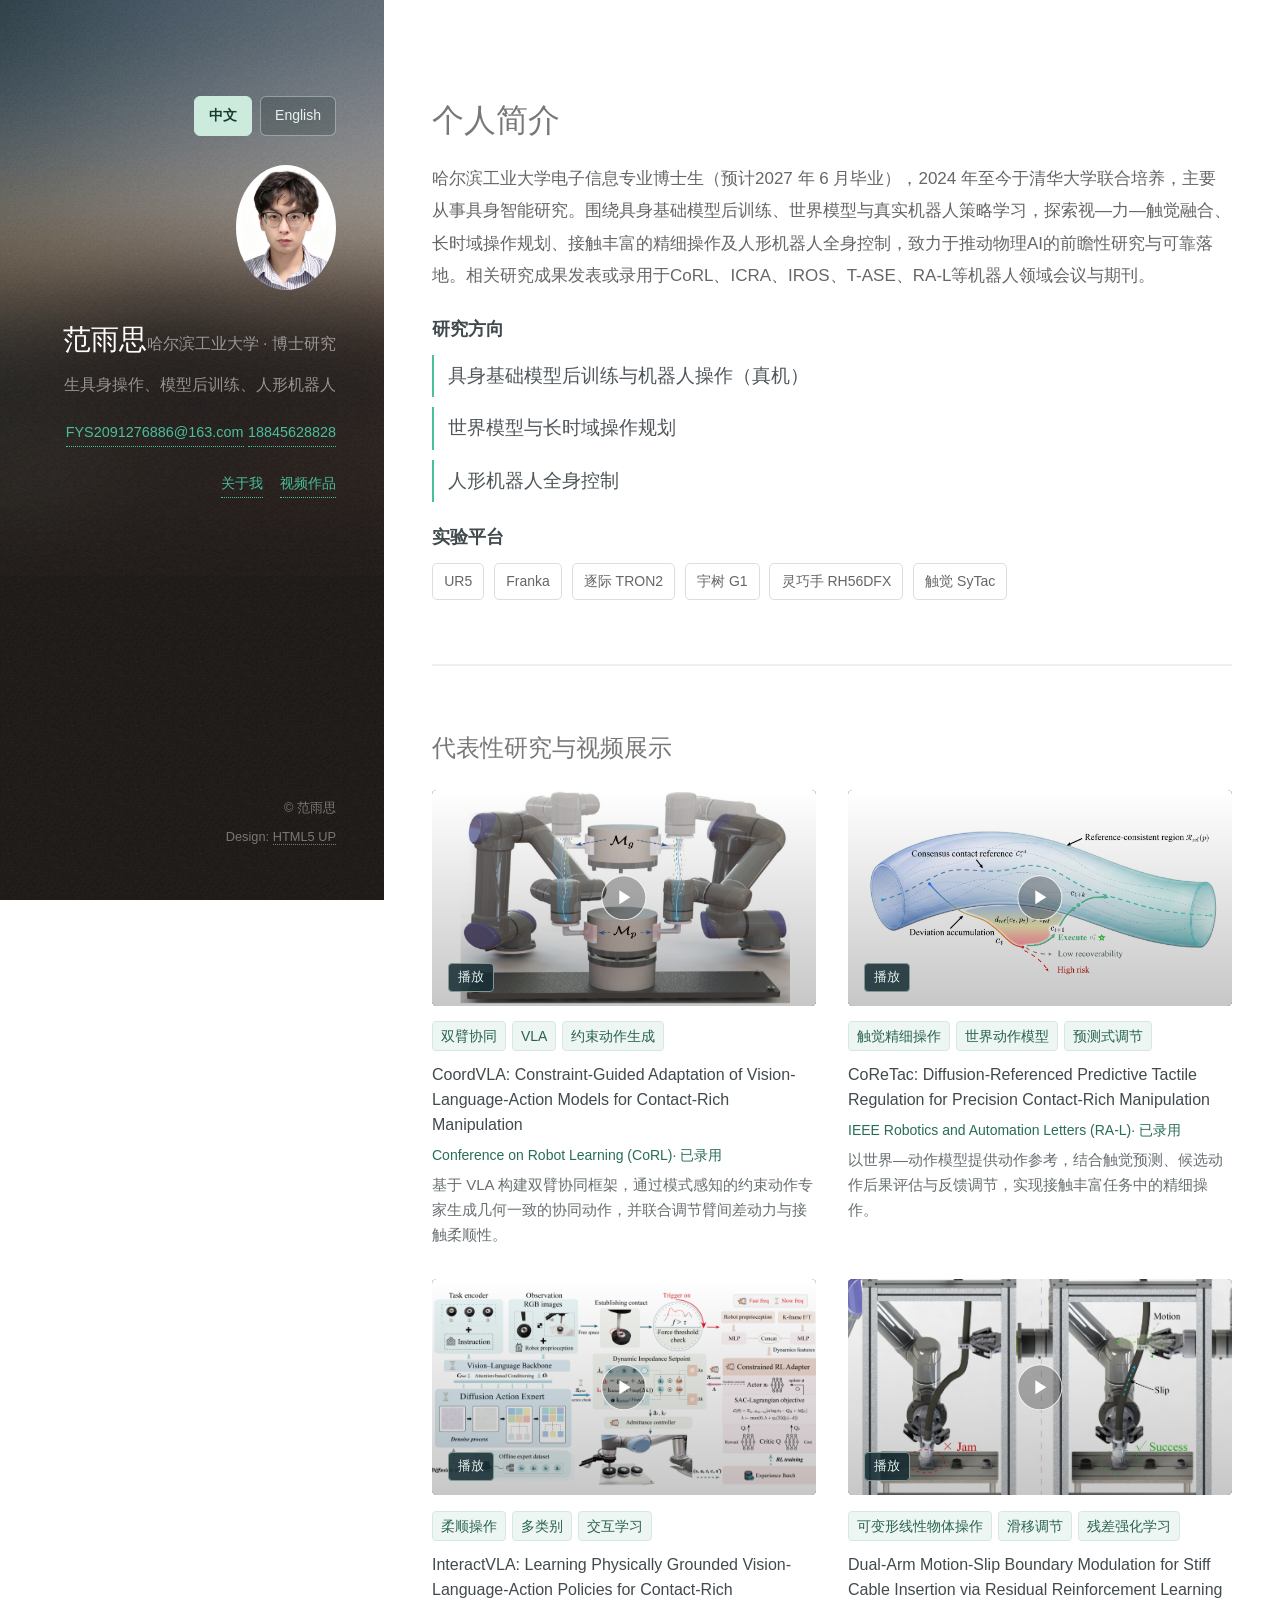
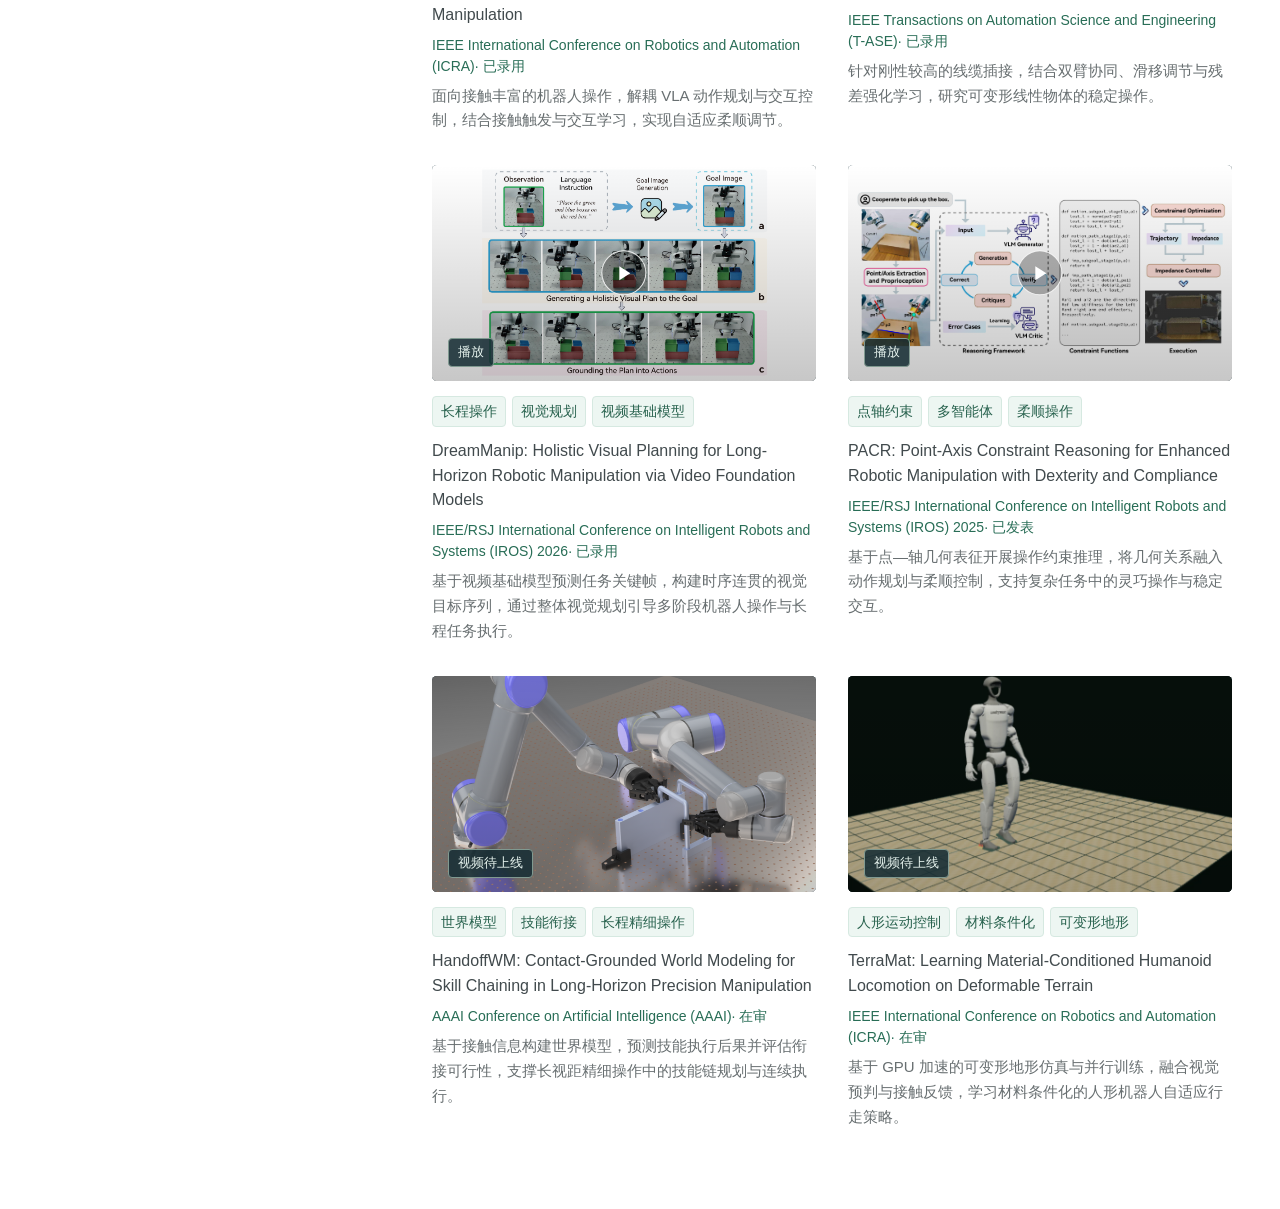
<file: index.html>
<!DOCTYPE HTML>
<!--
  Strata by HTML5 UP | html5up.net | @ajlkn
  Free for personal and commercial use under the CCA 3.0 license (html5up.net/license).
  日常更新请编辑 assets/js/site-config.js；完整文件夹可在 Windows 本地打开。
-->
<html lang="zh-CN">
  <head>
    <title>范雨思 · 研究与视频作品</title>
    <meta charset="utf-8" />
    <meta name="viewport" content="width=device-width, initial-scale=1" />
    <meta name="robots" content="noindex, nofollow" />
    <meta name="description" content="范雨思，哈尔滨工业大学博士研究生。机器人学习、物理交互与真机研究作品。" />
    <link rel="icon" type="image/svg+xml" href="images/favicon.svg" />
    <link rel="stylesheet" href="assets/css/main.css" />
    <link rel="stylesheet" href="assets/css/video-portfolio.css?v=20261014-1" />
    <link rel="stylesheet" href="assets/css/language-switch.css?v=20260928-switch-fix-2" />
    <link rel="alternate" hreflang="zh-CN" href="index.html" />
    <link rel="alternate" hreflang="en" href="index-en.html" />
  </head>
  <body class="is-preload">
    <a class="skip-link" href="#main">跳转到正文</a>
    <header id="header">
      <div class="inner">
        <nav class="language-switch" aria-label="语言选择">
          <a href="./index.html?v=20260928-switch-fix-2" lang="zh-CN" hreflang="zh-CN" aria-current="page">中文</a>
          <a href="./index-en.html?v=20260928-switch-fix-2" lang="en" hreflang="en">English</a>
        </nav>
        <span class="image avatar" id="avatar-wrap" hidden><img id="profile-avatar" alt="范雨思的头像" /></span>
        <span id="profile-monogram" class="profile-monogram" aria-hidden="true">FYS</span>
        <h1><strong id="profile-name">范雨思</strong><br /><span id="profile-affiliation">哈尔滨工业大学 · 博士研究生</span><br /><span id="profile-tagline">机器人学习与控制</span></h1>
        <a id="profile-email" class="profile-email" href="mailto:FYS2091276886@163.com">FYS2091276886@163.com</a>
        <a id="profile-phone" class="profile-email" href="tel:+8618845628828">18845628828</a>
        <nav class="profile-nav" aria-label="页面导航"><a href="#one">关于我</a><a href="#two">视频作品</a><a id="publication-nav" href="#three" hidden>其他论文</a></nav>
      </div>
    </header>
    <main id="main" tabindex="-1">
      <section id="one" aria-labelledby="intro-title">
        <header class="major"><h2 id="intro-title">个人简介</h2></header>
        <p id="profile-intro"></p>
        <div id="research-block" class="profile-section" hidden><h3>研究方向</h3><ul id="research-list" class="research-list"></ul></div>
        <div id="platform-block" class="profile-section" hidden><h3>实验平台</h3><ul id="platform-list" class="platform-list" aria-label="实验平台"></ul></div>
      </section>
      <section id="two" aria-labelledby="works-title">
        <h2 id="works-title">代表性研究与视频作品</h2>
        <p id="works-intro"></p>
        <p id="config-error" role="alert">作品配置未加载。请检查 assets/js/site-config.js 是否存在，以及编辑时是否保留了引号、逗号和括号。</p>
        <div id="work-grid" class="row"></div>
      </section>
      <section id="three" aria-labelledby="publication-title" hidden><h2 id="publication-title">其他论文</h2><ul id="publication-list" class="publication-list"></ul></section>
      <noscript><p>请启用浏览器 JavaScript，以显示研究内容与视频作品。</p></noscript>
    </main>
    <footer id="footer"><div class="inner"><ul class="copyright"><li>&copy; <span id="copyright-name">范雨思</span></li><li>Design: <a href="https://html5up.net" target="_blank" rel="noopener noreferrer">HTML5 UP</a></li></ul></div></footer>
    <dialog id="video-dialog" class="video-dialog" aria-labelledby="video-title">
      <div class="video-topbar"><h2 id="video-title">实验视频</h2><button type="button" id="video-close" aria-label="关闭视频">关闭 <span aria-hidden="true">×</span></button></div>
      <div class="video-stage">
        <video id="portfolio-video" controls playsinline preload="none" aria-label="作品视频">当前浏览器不支持视频播放。</video>
        <div id="video-empty" class="video-empty" hidden><strong>实验视频待添加</strong><p>论文与研究主题可在下方查看。</p></div>
      </div>
      <div class="video-info">
        <p id="video-paper" class="video-paper"></p><p id="video-meta" class="video-meta"></p><p id="video-description"></p>
        <p id="video-status" role="status" hidden></p>
        <div id="video-actions" class="video-actions"><button type="button" id="video-fullscreen">全屏播放</button><a id="video-direct" target="_blank" rel="noopener">直接打开视频 ↗</a></div>
      </div>
    </dialog>
    <script src="assets/js/jquery.min.js"></script>
    <script src="assets/js/browser.min.js"></script>
    <script src="assets/js/breakpoints.min.js"></script>
    <script src="assets/js/util.js"></script>
    <script src="assets/js/main.js"></script>
    <script src="assets/js/site-config.js?v=20260928-switch-fix-2"></script>
    <script src="assets/js/video-portfolio.js?v=20260928-switch-fix-2"></script>
  </body>
</html>
</file>
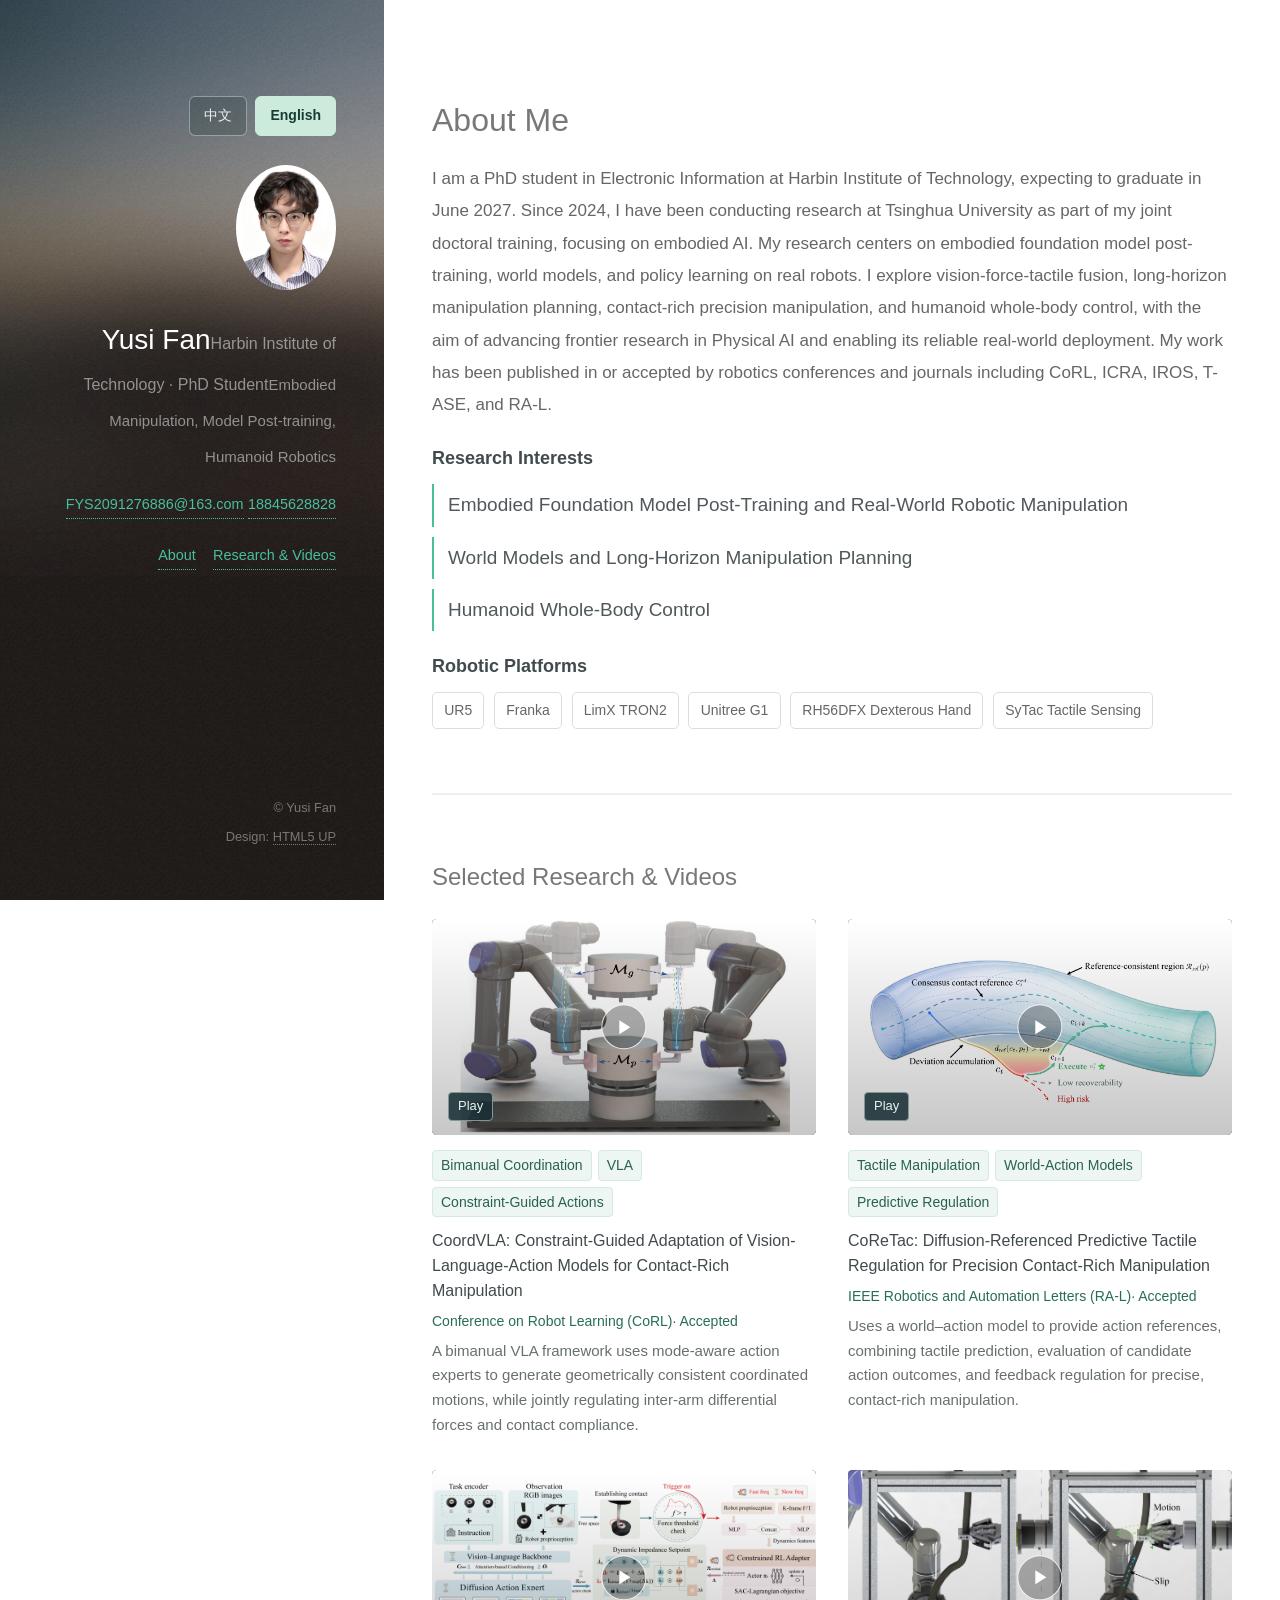
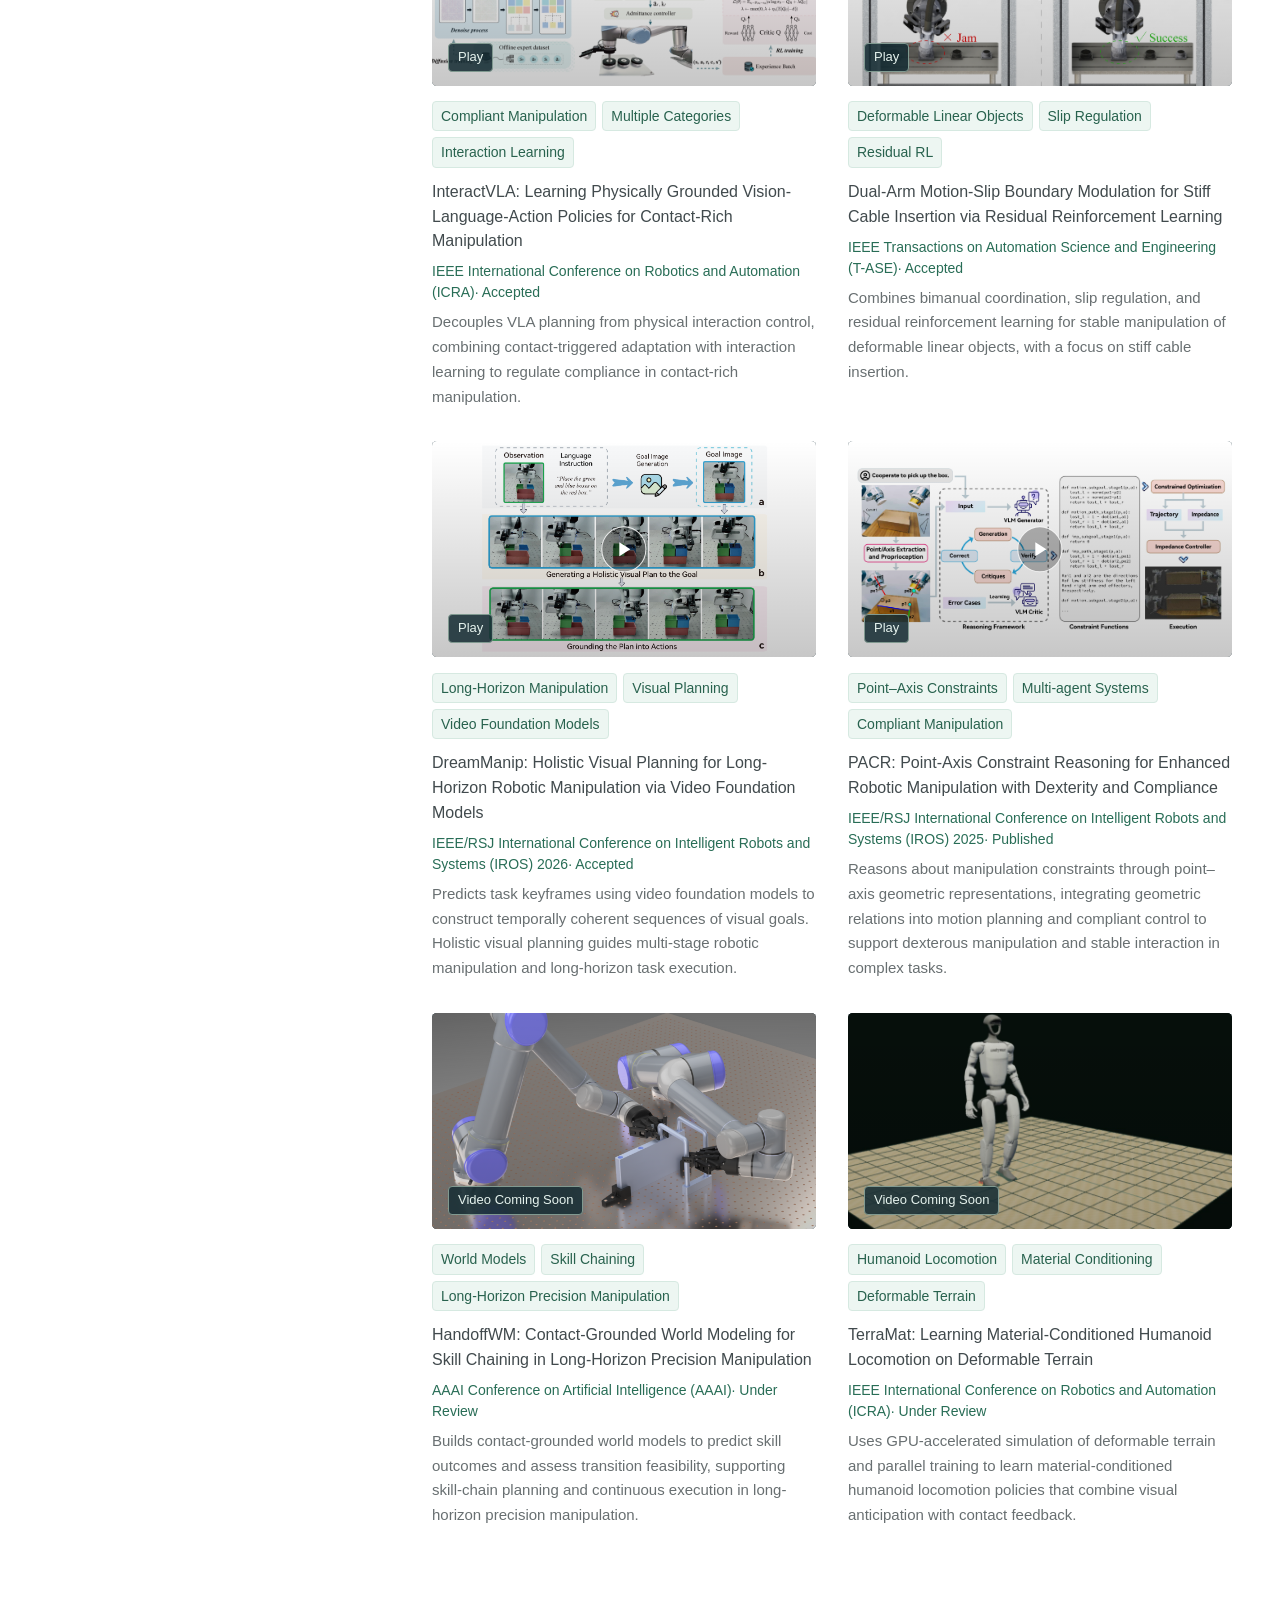
<file: index-en.html>
<!DOCTYPE HTML>
<!--
  Strata by HTML5 UP | html5up.net | @ajlkn
  Free for personal and commercial use under the CCA 3.0 license (html5up.net/license).
  Edit assets/js/site-config.en.js to update the English content. Local file preview is supported.
-->
<html lang="en">
  <head>
    <title>Yusi Fan · Research &amp; Videos</title>
    <meta charset="utf-8" />
    <meta name="viewport" content="width=device-width, initial-scale=1" />
    <meta name="robots" content="noindex, nofollow" />
    <meta name="description" content="Yusi Fan, PhD student at Harbin Institute of Technology. Research in robot learning, physical interaction, and real-world robotics." />
    <link rel="icon" type="image/svg+xml" href="images/favicon.svg" />
    <link rel="stylesheet" href="assets/css/main.css" />
    <link rel="stylesheet" href="assets/css/video-portfolio.css" />
    <link rel="stylesheet" href="assets/css/language-switch.css?v=20260928-switch-fix-2" />
    <link rel="alternate" hreflang="zh-CN" href="index.html" />
    <link rel="alternate" hreflang="en" href="index-en.html" />
  </head>
  <body class="is-preload">
    <a class="skip-link" href="#main">Skip to main content</a>
    <header id="header">
      <div class="inner">
        <nav class="language-switch" aria-label="Language">
          <a href="./index.html?v=20260928-switch-fix-2" lang="zh-CN" hreflang="zh-CN">中文</a>
          <a href="./index-en.html?v=20260928-switch-fix-2" lang="en" hreflang="en" aria-current="page">English</a>
        </nav>
        <span class="image avatar" id="avatar-wrap" hidden><img id="profile-avatar" alt="Portrait of Yusi Fan" /></span>
        <span id="profile-monogram" class="profile-monogram" aria-hidden="true">FYS</span>
        <h1><strong id="profile-name">Yusi Fan</strong><br /><span id="profile-affiliation">Harbin Institute of Technology · PhD Student</span><br /><span id="profile-tagline">Robot Learning and Control</span></h1>
        <a id="profile-email" class="profile-email" href="mailto:FYS2091276886@163.com">FYS2091276886@163.com</a>&nbsp;<a id="profile-phone" class="profile-email" href="tel:+8618845628828">18845628828</a>
        <nav class="profile-nav" aria-label="Page navigation"><a href="#one">About</a><a href="#two">Research &amp; Videos</a><a id="publication-nav" href="#three" hidden>Other Publications</a></nav>
      </div>
    </header>
    <main id="main" tabindex="-1">
      <section id="one" aria-labelledby="intro-title">
        <header class="major"><h2 id="intro-title">About Me</h2></header>
        <p id="profile-intro"></p>
        <div id="research-block" class="profile-section" hidden><h3>Research Interests</h3><ul id="research-list" class="research-list"></ul></div>
        <div id="platform-block" class="profile-section" hidden><h3>Robotic Platforms</h3><ul id="platform-list" class="platform-list" aria-label="Robotic Platforms"></ul></div>
      </section>
      <section id="two" aria-labelledby="works-title">
        <h2 id="works-title">Selected Research &amp; Videos</h2>
        <p id="works-intro"></p>
        <p id="config-error" role="alert">The research content could not be loaded. Please refresh the page and try again.</p>
        <div id="work-grid" class="row"></div>
      </section>
      <section id="three" aria-labelledby="publication-title" hidden><h2 id="publication-title">Other Publications</h2><ul id="publication-list" class="publication-list"></ul></section>
      <noscript><p>Please enable JavaScript to view the research projects and videos.</p></noscript>
    </main>
    <footer id="footer"><div class="inner"><ul class="copyright"><li>&copy; <span id="copyright-name">Yusi Fan</span></li><li>Design: <a href="https://html5up.net" target="_blank" rel="noopener noreferrer">HTML5 UP</a></li></ul></div></footer>
    <dialog id="video-dialog" class="video-dialog" aria-labelledby="video-title">
      <div class="video-topbar"><h2 id="video-title">Research Video</h2><button type="button" id="video-close" aria-label="Close video">Close <span aria-hidden="true">×</span></button></div>
      <div class="video-stage">
        <video id="portfolio-video" controls playsinline preload="none" aria-label="Research video">Your browser does not support video playback.</video>
        <div id="video-empty" class="video-empty" hidden><strong>Video Coming Soon</strong><p>See the paper details and research summary below.</p></div>
      </div>
      <div class="video-info">
        <p id="video-paper" class="video-paper"></p><p id="video-meta" class="video-meta"></p><p id="video-description"></p>
        <p id="video-status" role="status" hidden></p>
        <div id="video-actions" class="video-actions"><button type="button" id="video-fullscreen">Fullscreen</button><a id="video-direct" target="_blank" rel="noopener">Open Video ↗</a></div>
      </div>
    </dialog>
    <script src="assets/js/jquery.min.js"></script>
    <script src="assets/js/browser.min.js"></script>
    <script src="assets/js/breakpoints.min.js"></script>
    <script src="assets/js/util.js"></script>
    <script src="assets/js/main.js"></script>
    <script src="assets/js/site-config.en.js?v=20260928-switch-fix-2"></script>
    <script src="assets/js/video-portfolio.js?v=20260928-switch-fix-2"></script>
  </body>
</html>
</file>
<file: assets/css/video-portfolio.css>
/* =========================================================
   VIDEO PORTFOLIO - CUSTOM STYLES
   Original Strata layout is maintained in main.css
   ========================================================= */


/* =========================================================
   1. GLOBAL STYLES
   ========================================================= */

[hidden] {
    display: none !important;
}

html {
    scroll-behavior: smooth;
}

body,
input,
select,
textarea,
button {
    font-family: "Segoe UI", "Microsoft YaHei",
                 "PingFang SC", Arial, sans-serif;
}

body {
    color: #666;
}

/* Accessibility */

.skip-link {
    position: fixed;
    top: -100px;
    left: 16px;
    padding: 10px 16px;
    background: #fff;
    color: #253d46;
    z-index: 9999;
}

.skip-link:focus {
    top: 12px;
}

a:focus-visible,
button:focus-visible {
    outline: 3px solid #49bf9d;
    outline-offset: 5px;
}


/* =========================================================
   2. SIDEBAR / PROFILE HEADER
   ========================================================= */

.profile-monogram {
    display: inline-grid;
    place-items: center;
    width: 104px;
    height: 104px;
    margin-bottom: 24px;
    border: 1px solid #a0d6cb;
    border-radius: 50%;
    background: #233a42;
    color: #bcf0df;
    font-size: 28px;
    font-weight: 600;
    letter-spacing: .06em;
}

#header h1 {
    line-height: 1.8;
}

#header h1 strong {
    font-size: 1.4em;
}

#profile-affiliation,
#profile-tagline {
    font-size: 16px;
}

#header .profile-email {
    display: inline-block;
    font-size: .9em;
    margin-top: 1.2em;
    overflow-wrap: anywhere;
}

/* Language navigation */

.profile-nav {
    margin-top: 1.5em;
    display: flex;
    flex-wrap: wrap;
    gap: 1.2em;
    justify-content: flex-end;
    font-size: .9em;
}


/* =========================================================
   3. PERSONAL INTRODUCTION
   ========================================================= */

#one .major h2 {
    margin-bottom: .6em;
}

/* Introduction text - smaller and cleaner */

#profile-intro {
    font-size: 17px;
    line-height: 1.9;
    font-weight: 400;
    color: #666;
    margin-bottom: 1.4em;
}


/* =========================================================
   4. RESEARCH DIRECTIONS
   ========================================================= */

.profile-section {
    margin-top: 22px;
}

/* Section headings */

.profile-section h3 {
    margin-bottom: 12px;
    color: #414a4d;
    font-size: 18px;
    font-weight: 600;
}

/* Research list */

.research-list {
    list-style: none;
    margin: 0;
    padding: 0;
}

/* Highlight research directions */

.research-list li {
    border-left: 2px solid #49bf9d;
    padding: 4px 0 4px 14px;
    margin: 10px 0;
    line-height: 1.8;
    font-size: 19px;
    font-weight: 500;
    color: #50585b;
}


/* =========================================================
   5. ROBOTIC PLATFORMS
   ========================================================= */

.platform-list {
    display: flex;
    flex-wrap: wrap;
    gap: .6em;
    list-style: none;
    margin: 0;
    padding: 0;
}

.platform-list li {
    border: 1px solid #ddd;
    border-radius: .35em;
    font-size: 14px;
    padding: .25em .8em;
}


/* =========================================================
   6. RESEARCH WORKS / PROJECT CARDS
   ========================================================= */

#works-intro {
    margin-top: -.75em;
    font-size: .9em;
}

.work-item {
    margin-bottom: 2em;
}

.work-item h3 {
    color: #4a4a4a;
    font-size: 1em;
    line-height: 1.65;
    margin-bottom: .4em;
}

/* Project tag layout */

.work-item h3.work-tags {
    display: flex;
    flex-wrap: wrap;
    gap: 6px;
    margin-bottom: 12px;
}

/* Individual project tags */

.work-tag {
    display: inline-block;
    padding: 3px 8px;
    background: #edf6f2;
    border: 1px solid #d6e9e1;
    border-radius: 4px;
    color: #28624e;
    font-size: 14px;
    line-height: 1.6;
    font-weight: 400;
}


/* =========================================================
   7. VIDEO THUMBNAILS
   ========================================================= */

.video-thumb {
    position: relative;
    display: block;
    width: 100%;
    height: auto;
    padding: 0;
    margin: 0 0 1.15em;
    border: 0;
    border-radius: .35em;
    background: #29363a;
    box-shadow: none;
    line-height: 1;
    white-space: normal;
    overflow: hidden;
    aspect-ratio: 16 / 9;
    cursor: pointer;
}

.video-thumb:hover,
.video-thumb:active {
    background: #29363a;
    box-shadow: none;
}

/* Thumbnail image */

.video-thumb img {
    position: absolute;
    inset: 0;
    display: block;
    width: 100%;
    height: 100%;
    object-fit: cover;
    transition: transform .2s ease;
}

.video-thumb:hover img {
    transform: scale(1.025);
}

/* Thumbnail overlay */

.video-thumb::after {
    content: "";
    position: absolute;
    inset: 0;
    background: linear-gradient(
        transparent,
        rgba(0, 0, 0, .22)
    );
    pointer-events: none;
}


/* =========================================================
   8. VIDEO COVER PLACEHOLDERS
   ========================================================= */

.cover-placeholder {
    display: flex;
    flex-direction: column;
    justify-content: center;
    align-items: flex-start;
    gap: 14px;
    width: 100%;
    height: 100%;
    padding: 24px;
    text-align: left;
    color: #fff;
    background: linear-gradient(
        135deg,
        #233d46,
        #172d35
    );
}

.cover-number {
    color: #9bd4c4;
    font-size: 14px;
    letter-spacing: .16em;
}

.cover-name {
    max-width: 100%;
    font-size: clamp(20px, 2.2vw, 30px);
    font-weight: 600;
    line-height: 1.25;
    overflow-wrap: anywhere;
}

/* Video status */

.video-state {
    position: absolute;
    left: 16px;
    bottom: 14px;
    z-index: 1;
    padding: 5px 9px;
    border: 1px solid #809990;
    border-radius: 4px;
    color: #e6f3ee;
    background: #172d35dd;
    font-size: 13px;
    line-height: 1.3;
}

.video-thumb.has-video:not(:has(img:not([hidden])))
.cover-placeholder {
    justify-content: flex-start;
}


/* =========================================================
   9. VIDEO PLAY BUTTON
   ========================================================= */

.play-badge {
    position: absolute;
    z-index: 1;
    left: 50%;
    top: 50%;
    transform: translate(-50%, -50%);
    width: 3.4em;
    height: 3.4em;
    border: 1px solid rgba(255, 255, 255, .85);
    border-radius: 50%;
    background: rgba(0, 0, 0, .28);
    display: grid;
    place-items: center;
    color: #fff;
}

.play-badge::before {
    content: "";
    width: 0;
    height: 0;
    border-top: .55em solid transparent;
    border-bottom: .55em solid transparent;
    border-left: .85em solid white;
    margin-left: .2em;
}


/* =========================================================
   10. PROJECT TEXT / PAPER INFORMATION
   ========================================================= */

/* Paper title */

.work-item p.paper-name {
    font-size: 16px;
    color: #414a4d;
    font-weight: 500;
    line-height: 1.55;
    overflow-wrap: anywhere;
    margin: 0 0 .45em;
}

/* Conference / journal information */

.work-item p.work-meta {
    font-size: 14px;
    color: #286d56;
    line-height: 1.5;
    margin-bottom: .5em;
}

/* Project description */

.work-item p.work-description {
    font-size: 15px;
    line-height: 1.65;
    color: #686f71;
}


/* =========================================================
   11. PUBLICATION LIST
   ========================================================= */

.publication-list {
    list-style: none;
    padding: 0;
}

.publication-list li {
    padding: 1em 0;
    border-top: 1px solid #eee;
    overflow-wrap: anywhere;
}

.publication-list li:first-child {
    border-top: 0;
}

.publication-list p {
    font-size: .85em;
    margin: .3em 0 0;
}


/* =========================================================
   12. CONFIGURATION ERROR MESSAGE
   ========================================================= */

#config-error {
    padding: 1em;
    border-left: 3px solid #bc8e42;
    background: #fff7e8;
    font-size: .9em;
}


/* =========================================================
   13. VIDEO DIALOG / MODAL
   ========================================================= */

/* Disable page scrolling while video is open */

body.video-open {
    overflow: hidden;
}

/* Main video dialog */

.video-dialog {
    box-sizing: border-box;
    width: min(1000px, calc(100% - 36px));
    max-width: 1000px;
    max-height: calc(100vh - 36px);
    max-height: calc(100dvh - 36px);
    padding: 0;
    margin: auto;
    border: 1px solid #394347;
    border-radius: 10px;
    background: #172024;
    color: #e7eeee;
    overflow: auto;
    overscroll-behavior: contain;
    box-shadow: 0 20px 100px #0008;
}

/* Background overlay */

.video-dialog::backdrop {
    background: rgba(8, 13, 15, .85);
}


/* =========================================================
   14. VIDEO DIALOG HEADER
   ========================================================= */

.video-topbar {
    position: sticky;
    z-index: 2;
    top: 0;
    background: #172024;
    display: flex;
    align-items: center;
    justify-content: space-between;
    gap: 16px;
    padding: 14px 20px;
    border-bottom: 1px solid #394347;
}

.video-topbar h2 {
    color: #fff;
    margin: 0;
    font-size: 1em;
    line-height: 1.5;
    overflow-wrap: anywhere;
}

/* Close button */

#video-close {
    flex: 0 0 auto;
    min-width: 0;
    height: 40px;
    padding: 0 12px;
    line-height: 40px;
    font-size: 14px;
    color: #fff !important;
    border: 1px solid #657376;
    box-shadow: none;
}

#video-close span {
    font-size: 21px;
    margin-left: 4px;
    vertical-align: -1px;
}


/* =========================================================
   15. VIDEO PLAYER
   ========================================================= */

.video-stage {
    display: flex;
    align-items: center;
    justify-content: center;
    background: #000;
}

/* Empty video message */

.video-empty {
    width: 100%;
    padding: 60px 24px;
    text-align: center;
    background: #20343b;
}

.video-empty strong {
    display: block;
    color: #f2f7f5;
    font-size: 22px;
    font-weight: 400;
}

.video-empty p {
    color: #b9cac9;
    margin: 10px 0 0;
    font-size: 15px;
}

/* Video element */

#portfolio-video {
    display: block;
    width: 100%;
    min-height: 120px;
    max-height: 65vh;
    max-height: 65dvh;
    aspect-ratio: 16 / 9;
    object-fit: contain;
    background: #000;
}

/* Fullscreen video */

#portfolio-video:fullscreen {
    width: 100vw;
    height: 100vh;
    max-height: none;
    object-fit: contain;
}


/* =========================================================
   16. VIDEO DETAILS
   ========================================================= */

.video-info {
    padding: 18px 22px 22px;
}

.video-info p {
    font-size: 16px;
    line-height: 1.65;
    margin: 0 0 .6em;
    overflow-wrap: anywhere;
}

/* Conference information */

.video-info .video-meta {
    color: #8dddc3;
    font-size: 14px;
}

/* Description */

#video-description {
    color: #bac5c8;
}

/* Video status message */

#video-status {
    padding: .8em 1em;
    background: #31382c;
    border-left: 3px solid #dac283;
    color: #f4e4b4;
}


/* =========================================================
   17. VIDEO ACTIONS
   ========================================================= */

.video-actions {
    display: flex;
    align-items: center;
    flex-wrap: wrap;
    gap: 18px;
    margin-top: 16px;
    font-size: .85em;
}

/* Fullscreen button */

#video-fullscreen {
    height: 38px;
    line-height: 38px;
    padding: 0 16px;
    min-width: 0;
    font-size: 14px;
    color: #fff !important;
    box-shadow: inset 0 0 0 1px #657376;
}

.video-actions a {
    color: #8dddc3;
}


/* =========================================================
   18. RESPONSIVE DESIGN - TABLET
   ========================================================= */

@media screen and (max-width: 980px) {

    .profile-nav {
        justify-content: center;
    }

}


/* =========================================================
   19. RESPONSIVE DESIGN - MOBILE
   ========================================================= */

@media screen and (max-width: 736px) {

    /* Introduction */

    #profile-intro {
        font-size: 16px;
        line-height: 1.85;
    }

    /* Research directions */

    .profile-section h3 {
        font-size: 17px;
    }

    .research-list li {
        font-size: 17px;
        line-height: 1.7;
    }

    /* Project layout */

    #work-grid > .work-item {
        width: 100%;
    }

    .cover-name {
        font-size: 28px;
    }

}


/* =========================================================
   20. RESPONSIVE DESIGN - SMALL MOBILE
   ========================================================= */

@media screen and (max-width: 480px) {

    .video-dialog {
        width: calc(100% - 16px);
        max-height: calc(100vh - 16px);
        max-height: calc(100dvh - 16px);
    }

    .video-topbar {
        padding: 10px 12px;
        gap: 10px;
    }

    .video-topbar h2 {
        font-size: .9em;
    }

    .video-info {
        padding: 14px;
    }

    .work-item p.paper-name {
        font-size: 16px;
    }

}


/* =========================================================
   21. ACCESSIBILITY - REDUCED MOTION
   ========================================================= */

@media (prefers-reduced-motion: reduce) {

    html {
        scroll-behavior: auto;
    }

    .video-thumb img {
        transition: none;
    }

}


/* 手机端保留姓名、学校和研究方向之间的换行 */
@media screen and (max-width: 480px) {
  #header h1 br {
    display: inline;
  }
}
</file>
<file: assets/css/language-switch.css>
/* Language controls shared by the Chinese and English entry pages. */
#header .language-switch {
  display: flex;
  flex-wrap: wrap;
  justify-content: flex-end;
  gap: 8px;
  margin: 0 0 1.8em;
}
#header .language-switch a {
  display: inline-flex;
  align-items: center;
  justify-content: center;
  min-height: 40px;
  padding: 4px 14px;
  border: 1px solid rgba(212, 238, 229, .45);
  border-radius: 6px;
  color: #e6f3ee;
  background: rgba(18, 36, 39, .2);
  font-size: 14px;
  line-height: 1.4;
  text-decoration: none;
}
#header .language-switch a:hover {
  color: #fff;
  background: rgba(73, 191, 157, .2);
  border-color: #a0d6cb;
}
#header .language-switch a[aria-current="page"] {
  color: #173d33;
  background: #ccebdd;
  border-color: #ccebdd;
  font-weight: 600;
}
html[lang="en"] #profile-tagline { font-size: 15px; }
@media screen and (max-width: 980px) {
  #header .language-switch { justify-content: center; }
}
</file>
<file: assets/css/main.css>
@import url("fontawesome-all.min.css");
/* System fonts are used for local/offline preview. */

/*
	Strata by HTML5 UP
	html5up.net | @ajlkn
	Free for personal and commercial use under the CCA 3.0 license (html5up.net/license)
*/

html, body, div, span, applet, object,
iframe, h1, h2, h3, h4, h5, h6, p, blockquote,
pre, a, abbr, acronym, address, big, cite,
code, del, dfn, em, img, ins, kbd, q, s, samp,
small, strike, strong, sub, sup, tt, var, b,
u, i, center, dl, dt, dd, ol, ul, li, fieldset,
form, label, legend, table, caption, tbody,
tfoot, thead, tr, th, td, article, aside,
canvas, details, embed, figure, figcaption,
footer, header, hgroup, menu, nav, output, ruby,
section, summary, time, mark, audio, video {
	margin: 0;
	padding: 0;
	border: 0;
	font-size: 100%;
	font: inherit;
	vertical-align: baseline;}

article, aside, details, figcaption, figure,
footer, header, hgroup, menu, nav, section {
	display: block;}

body {
	line-height: 1;
}

ol, ul {
	list-style: none;
}

blockquote, q {
	quotes: none;
}

	blockquote:before, blockquote:after, q:before, q:after {
		content: '';
		content: none;
	}

table {
	border-collapse: collapse;
	border-spacing: 0;
}

body {
	-webkit-text-size-adjust: none;
}

mark {
	background-color: transparent;
	color: inherit;
}

input::-moz-focus-inner {
	border: 0;
	padding: 0;
}

input, select, textarea {
	-moz-appearance: none;
	-webkit-appearance: none;
	-ms-appearance: none;
	appearance: none;
}

/* Basic */

	html {
		box-sizing: border-box;
	}

	*, *:before, *:after {
		box-sizing: inherit;
	}

	body {
		background: #fff;
	}

		body.is-preload *, body.is-preload *:before, body.is-preload *:after {
			-moz-animation: none !important;
			-webkit-animation: none !important;
			-ms-animation: none !important;
			animation: none !important;
			-moz-transition: none !important;
			-webkit-transition: none !important;
			-ms-transition: none !important;
			transition: none !important;
		}

	body, input, select, textarea {
		color: #a2a2a2;
		font-family: "Source Sans Pro", Helvetica, sans-serif;
		font-size: 16pt;
		font-weight: 400;
		line-height: 1.75em;
	}

	a {
		-moz-transition: color 0.2s ease-in-out, border-color 0.2s ease-in-out;
		-webkit-transition: color 0.2s ease-in-out, border-color 0.2s ease-in-out;
		-ms-transition: color 0.2s ease-in-out, border-color 0.2s ease-in-out;
		transition: color 0.2s ease-in-out, border-color 0.2s ease-in-out;
		border-bottom: dotted 1px;
		color: #49bf9d;
		text-decoration: none;
	}

		a:hover {
			border-bottom-color: transparent;
			color: #49bf9d !important;
			text-decoration: none;
		}

	strong, b {
		color: #787878;
		font-weight: 400;
	}

	em, i {
		font-style: italic;
	}

	p {
		margin: 0 0 2em 0;
	}

	h1, h2, h3, h4, h5, h6 {
		color: #787878;
		font-weight: 400;
		line-height: 1em;
		margin: 0 0 1em 0;
	}

		h1 a, h2 a, h3 a, h4 a, h5 a, h6 a {
			color: inherit;
			text-decoration: none;
		}

	h1 {
		font-size: 2em;
		line-height: 1.5em;
	}

	h2 {
		font-size: 1.5em;
		line-height: 1.5em;
	}

	h3 {
		font-size: 1.25em;
		line-height: 1.5em;
	}

	h4 {
		font-size: 1.1em;
		line-height: 1.5em;
	}

	h5 {
		font-size: 0.9em;
		line-height: 1.5em;
	}

	h6 {
		font-size: 0.7em;
		line-height: 1.5em;
	}

	sub {
		font-size: 0.8em;
		position: relative;
		top: 0.5em;
	}

	sup {
		font-size: 0.8em;
		position: relative;
		top: -0.5em;
	}

	hr {
		border: 0;
		border-bottom: solid 2px #efefef;
		margin: 2em 0;
	}

		hr.major {
			margin: 3em 0;
		}

	blockquote {
		border-left: solid 6px #efefef;
		font-style: italic;
		margin: 0 0 2em 0;
		padding: 0.5em 0 0.5em 1.5em;
	}

	code {
		background: #f7f7f7;
		border-radius: 0.35em;
		border: solid 2px #efefef;
		font-family: "Courier New", monospace;
		font-size: 0.9em;
		margin: 0 0.25em;
		padding: 0.25em 0.65em;
	}

	pre {
		-webkit-overflow-scrolling: touch;
		font-family: "Courier New", monospace;
		font-size: 0.9em;
		margin: 0 0 2em 0;
	}

		pre code {
			display: block;
			line-height: 1.75em;
			padding: 1em 1.5em;
			overflow-x: auto;
		}

	.align-left {
		text-align: left;
	}

	.align-center {
		text-align: center;
	}

	.align-right {
		text-align: right;
	}

/* Container */

	.container {
		margin: 0 auto;
		max-width: calc(100% - 4em);
		width: 100%;
	}

		.container.xsmall {
			width: 25%;
		}

		.container.small {
			width: 50%;
		}

		.container.medium {
			width: 75%;
		}

		.container.large {
			width: 125%;
		}

		.container.xlarge {
			width: 150%;
		}

		.container.max {
			width: 100%;
		}

		@media screen and (max-width: 980px) {

			.container {
				width: 100% !important;
				max-width: 100% !important;
			}

		}

		@media screen and (max-width: 480px) {

			.container {
				max-width: calc(100% - 3em);
			}

		}

/* Row */

	.row {
		display: flex;
		flex-wrap: wrap;
		box-sizing: border-box;
		align-items: stretch;
	}

		.row > * {
			box-sizing: border-box;
		}

		.row.gtr-uniform > * > :last-child {
			margin-bottom: 0;
		}

		.row.aln-left {
			justify-content: flex-start;
		}

		.row.aln-center {
			justify-content: center;
		}

		.row.aln-right {
			justify-content: flex-end;
		}

		.row.aln-top {
			align-items: flex-start;
		}

		.row.aln-middle {
			align-items: center;
		}

		.row.aln-bottom {
			align-items: flex-end;
		}

		.row > .imp {
			order: -1;
		}

		.row > .col-1 {
			width: 8.33333%;
		}

		.row > .off-1 {
			margin-left: 8.33333%;
		}

		.row > .col-2 {
			width: 16.66667%;
		}

		.row > .off-2 {
			margin-left: 16.66667%;
		}

		.row > .col-3 {
			width: 25%;
		}

		.row > .off-3 {
			margin-left: 25%;
		}

		.row > .col-4 {
			width: 33.33333%;
		}

		.row > .off-4 {
			margin-left: 33.33333%;
		}

		.row > .col-5 {
			width: 41.66667%;
		}

		.row > .off-5 {
			margin-left: 41.66667%;
		}

		.row > .col-6 {
			width: 50%;
		}

		.row > .off-6 {
			margin-left: 50%;
		}

		.row > .col-7 {
			width: 58.33333%;
		}

		.row > .off-7 {
			margin-left: 58.33333%;
		}

		.row > .col-8 {
			width: 66.66667%;
		}

		.row > .off-8 {
			margin-left: 66.66667%;
		}

		.row > .col-9 {
			width: 75%;
		}

		.row > .off-9 {
			margin-left: 75%;
		}

		.row > .col-10 {
			width: 83.33333%;
		}

		.row > .off-10 {
			margin-left: 83.33333%;
		}

		.row > .col-11 {
			width: 91.66667%;
		}

		.row > .off-11 {
			margin-left: 91.66667%;
		}

		.row > .col-12 {
			width: 100%;
		}

		.row > .off-12 {
			margin-left: 100%;
		}

		.row.gtr-0 {
			margin-top: 0;
			margin-left: 0em;
		}

			.row.gtr-0 > * {
				padding: 0 0 0 0em;
			}

			.row.gtr-0.gtr-uniform {
				margin-top: 0em;
			}

				.row.gtr-0.gtr-uniform > * {
					padding-top: 0em;
				}

		.row.gtr-25 {
			margin-top: 0;
			margin-left: -0.625em;
		}

			.row.gtr-25 > * {
				padding: 0 0 0 0.625em;
			}

			.row.gtr-25.gtr-uniform {
				margin-top: -0.625em;
			}

				.row.gtr-25.gtr-uniform > * {
					padding-top: 0.625em;
				}

		.row.gtr-50 {
			margin-top: 0;
			margin-left: -1.25em;
		}

			.row.gtr-50 > * {
				padding: 0 0 0 1.25em;
			}

			.row.gtr-50.gtr-uniform {
				margin-top: -1.25em;
			}

				.row.gtr-50.gtr-uniform > * {
					padding-top: 1.25em;
				}

		.row {
			margin-top: 0;
			margin-left: -2.5em;
		}

			.row > * {
				padding: 0 0 0 2.5em;
			}

			.row.gtr-uniform {
				margin-top: -2.5em;
			}

				.row.gtr-uniform > * {
					padding-top: 2.5em;
				}

		.row.gtr-150 {
			margin-top: 0;
			margin-left: -3.75em;
		}

			.row.gtr-150 > * {
				padding: 0 0 0 3.75em;
			}

			.row.gtr-150.gtr-uniform {
				margin-top: -3.75em;
			}

				.row.gtr-150.gtr-uniform > * {
					padding-top: 3.75em;
				}

		.row.gtr-200 {
			margin-top: 0;
			margin-left: -5em;
		}

			.row.gtr-200 > * {
				padding: 0 0 0 5em;
			}

			.row.gtr-200.gtr-uniform {
				margin-top: -5em;
			}

				.row.gtr-200.gtr-uniform > * {
					padding-top: 5em;
				}

		@media screen and (max-width: 1800px) {

			.row {
				display: flex;
				flex-wrap: wrap;
				box-sizing: border-box;
				align-items: stretch;
			}

				.row > * {
					box-sizing: border-box;
				}

				.row.gtr-uniform > * > :last-child {
					margin-bottom: 0;
				}

				.row.aln-left {
					justify-content: flex-start;
				}

				.row.aln-center {
					justify-content: center;
				}

				.row.aln-right {
					justify-content: flex-end;
				}

				.row.aln-top {
					align-items: flex-start;
				}

				.row.aln-middle {
					align-items: center;
				}

				.row.aln-bottom {
					align-items: flex-end;
				}

				.row > .imp-xlarge {
					order: -1;
				}

				.row > .col-1-xlarge {
					width: 8.33333%;
				}

				.row > .off-1-xlarge {
					margin-left: 8.33333%;
				}

				.row > .col-2-xlarge {
					width: 16.66667%;
				}

				.row > .off-2-xlarge {
					margin-left: 16.66667%;
				}

				.row > .col-3-xlarge {
					width: 25%;
				}

				.row > .off-3-xlarge {
					margin-left: 25%;
				}

				.row > .col-4-xlarge {
					width: 33.33333%;
				}

				.row > .off-4-xlarge {
					margin-left: 33.33333%;
				}

				.row > .col-5-xlarge {
					width: 41.66667%;
				}

				.row > .off-5-xlarge {
					margin-left: 41.66667%;
				}

				.row > .col-6-xlarge {
					width: 50%;
				}

				.row > .off-6-xlarge {
					margin-left: 50%;
				}

				.row > .col-7-xlarge {
					width: 58.33333%;
				}

				.row > .off-7-xlarge {
					margin-left: 58.33333%;
				}

				.row > .col-8-xlarge {
					width: 66.66667%;
				}

				.row > .off-8-xlarge {
					margin-left: 66.66667%;
				}

				.row > .col-9-xlarge {
					width: 75%;
				}

				.row > .off-9-xlarge {
					margin-left: 75%;
				}

				.row > .col-10-xlarge {
					width: 83.33333%;
				}

				.row > .off-10-xlarge {
					margin-left: 83.33333%;
				}

				.row > .col-11-xlarge {
					width: 91.66667%;
				}

				.row > .off-11-xlarge {
					margin-left: 91.66667%;
				}

				.row > .col-12-xlarge {
					width: 100%;
				}

				.row > .off-12-xlarge {
					margin-left: 100%;
				}

				.row.gtr-0 {
					margin-top: 0;
					margin-left: 0em;
				}

					.row.gtr-0 > * {
						padding: 0 0 0 0em;
					}

					.row.gtr-0.gtr-uniform {
						margin-top: 0em;
					}

						.row.gtr-0.gtr-uniform > * {
							padding-top: 0em;
						}

				.row.gtr-25 {
					margin-top: 0;
					margin-left: -0.625em;
				}

					.row.gtr-25 > * {
						padding: 0 0 0 0.625em;
					}

					.row.gtr-25.gtr-uniform {
						margin-top: -0.625em;
					}

						.row.gtr-25.gtr-uniform > * {
							padding-top: 0.625em;
						}

				.row.gtr-50 {
					margin-top: 0;
					margin-left: -1.25em;
				}

					.row.gtr-50 > * {
						padding: 0 0 0 1.25em;
					}

					.row.gtr-50.gtr-uniform {
						margin-top: -1.25em;
					}

						.row.gtr-50.gtr-uniform > * {
							padding-top: 1.25em;
						}

				.row {
					margin-top: 0;
					margin-left: -2.5em;
				}

					.row > * {
						padding: 0 0 0 2.5em;
					}

					.row.gtr-uniform {
						margin-top: -2.5em;
					}

						.row.gtr-uniform > * {
							padding-top: 2.5em;
						}

				.row.gtr-150 {
					margin-top: 0;
					margin-left: -3.75em;
				}

					.row.gtr-150 > * {
						padding: 0 0 0 3.75em;
					}

					.row.gtr-150.gtr-uniform {
						margin-top: -3.75em;
					}

						.row.gtr-150.gtr-uniform > * {
							padding-top: 3.75em;
						}

				.row.gtr-200 {
					margin-top: 0;
					margin-left: -5em;
				}

					.row.gtr-200 > * {
						padding: 0 0 0 5em;
					}

					.row.gtr-200.gtr-uniform {
						margin-top: -5em;
					}

						.row.gtr-200.gtr-uniform > * {
							padding-top: 5em;
						}

		}

		@media screen and (max-width: 1280px) {

			.row {
				display: flex;
				flex-wrap: wrap;
				box-sizing: border-box;
				align-items: stretch;
			}

				.row > * {
					box-sizing: border-box;
				}

				.row.gtr-uniform > * > :last-child {
					margin-bottom: 0;
				}

				.row.aln-left {
					justify-content: flex-start;
				}

				.row.aln-center {
					justify-content: center;
				}

				.row.aln-right {
					justify-content: flex-end;
				}

				.row.aln-top {
					align-items: flex-start;
				}

				.row.aln-middle {
					align-items: center;
				}

				.row.aln-bottom {
					align-items: flex-end;
				}

				.row > .imp-large {
					order: -1;
				}

				.row > .col-1-large {
					width: 8.33333%;
				}

				.row > .off-1-large {
					margin-left: 8.33333%;
				}

				.row > .col-2-large {
					width: 16.66667%;
				}

				.row > .off-2-large {
					margin-left: 16.66667%;
				}

				.row > .col-3-large {
					width: 25%;
				}

				.row > .off-3-large {
					margin-left: 25%;
				}

				.row > .col-4-large {
					width: 33.33333%;
				}

				.row > .off-4-large {
					margin-left: 33.33333%;
				}

				.row > .col-5-large {
					width: 41.66667%;
				}

				.row > .off-5-large {
					margin-left: 41.66667%;
				}

				.row > .col-6-large {
					width: 50%;
				}

				.row > .off-6-large {
					margin-left: 50%;
				}

				.row > .col-7-large {
					width: 58.33333%;
				}

				.row > .off-7-large {
					margin-left: 58.33333%;
				}

				.row > .col-8-large {
					width: 66.66667%;
				}

				.row > .off-8-large {
					margin-left: 66.66667%;
				}

				.row > .col-9-large {
					width: 75%;
				}

				.row > .off-9-large {
					margin-left: 75%;
				}

				.row > .col-10-large {
					width: 83.33333%;
				}

				.row > .off-10-large {
					margin-left: 83.33333%;
				}

				.row > .col-11-large {
					width: 91.66667%;
				}

				.row > .off-11-large {
					margin-left: 91.66667%;
				}

				.row > .col-12-large {
					width: 100%;
				}

				.row > .off-12-large {
					margin-left: 100%;
				}

				.row.gtr-0 {
					margin-top: 0;
					margin-left: 0em;
				}

					.row.gtr-0 > * {
						padding: 0 0 0 0em;
					}

					.row.gtr-0.gtr-uniform {
						margin-top: 0em;
					}

						.row.gtr-0.gtr-uniform > * {
							padding-top: 0em;
						}

				.row.gtr-25 {
					margin-top: 0;
					margin-left: -0.5em;
				}

					.row.gtr-25 > * {
						padding: 0 0 0 0.5em;
					}

					.row.gtr-25.gtr-uniform {
						margin-top: -0.5em;
					}

						.row.gtr-25.gtr-uniform > * {
							padding-top: 0.5em;
						}

				.row.gtr-50 {
					margin-top: 0;
					margin-left: -1em;
				}

					.row.gtr-50 > * {
						padding: 0 0 0 1em;
					}

					.row.gtr-50.gtr-uniform {
						margin-top: -1em;
					}

						.row.gtr-50.gtr-uniform > * {
							padding-top: 1em;
						}

				.row {
					margin-top: 0;
					margin-left: -2em;
				}

					.row > * {
						padding: 0 0 0 2em;
					}

					.row.gtr-uniform {
						margin-top: -2em;
					}

						.row.gtr-uniform > * {
							padding-top: 2em;
						}

				.row.gtr-150 {
					margin-top: 0;
					margin-left: -3em;
				}

					.row.gtr-150 > * {
						padding: 0 0 0 3em;
					}

					.row.gtr-150.gtr-uniform {
						margin-top: -3em;
					}

						.row.gtr-150.gtr-uniform > * {
							padding-top: 3em;
						}

				.row.gtr-200 {
					margin-top: 0;
					margin-left: -4em;
				}

					.row.gtr-200 > * {
						padding: 0 0 0 4em;
					}

					.row.gtr-200.gtr-uniform {
						margin-top: -4em;
					}

						.row.gtr-200.gtr-uniform > * {
							padding-top: 4em;
						}

		}

		@media screen and (max-width: 980px) {

			.row {
				display: flex;
				flex-wrap: wrap;
				box-sizing: border-box;
				align-items: stretch;
			}

				.row > * {
					box-sizing: border-box;
				}

				.row.gtr-uniform > * > :last-child {
					margin-bottom: 0;
				}

				.row.aln-left {
					justify-content: flex-start;
				}

				.row.aln-center {
					justify-content: center;
				}

				.row.aln-right {
					justify-content: flex-end;
				}

				.row.aln-top {
					align-items: flex-start;
				}

				.row.aln-middle {
					align-items: center;
				}

				.row.aln-bottom {
					align-items: flex-end;
				}

				.row > .imp-medium {
					order: -1;
				}

				.row > .col-1-medium {
					width: 8.33333%;
				}

				.row > .off-1-medium {
					margin-left: 8.33333%;
				}

				.row > .col-2-medium {
					width: 16.66667%;
				}

				.row > .off-2-medium {
					margin-left: 16.66667%;
				}

				.row > .col-3-medium {
					width: 25%;
				}

				.row > .off-3-medium {
					margin-left: 25%;
				}

				.row > .col-4-medium {
					width: 33.33333%;
				}

				.row > .off-4-medium {
					margin-left: 33.33333%;
				}

				.row > .col-5-medium {
					width: 41.66667%;
				}

				.row > .off-5-medium {
					margin-left: 41.66667%;
				}

				.row > .col-6-medium {
					width: 50%;
				}

				.row > .off-6-medium {
					margin-left: 50%;
				}

				.row > .col-7-medium {
					width: 58.33333%;
				}

				.row > .off-7-medium {
					margin-left: 58.33333%;
				}

				.row > .col-8-medium {
					width: 66.66667%;
				}

				.row > .off-8-medium {
					margin-left: 66.66667%;
				}

				.row > .col-9-medium {
					width: 75%;
				}

				.row > .off-9-medium {
					margin-left: 75%;
				}

				.row > .col-10-medium {
					width: 83.33333%;
				}

				.row > .off-10-medium {
					margin-left: 83.33333%;
				}

				.row > .col-11-medium {
					width: 91.66667%;
				}

				.row > .off-11-medium {
					margin-left: 91.66667%;
				}

				.row > .col-12-medium {
					width: 100%;
				}

				.row > .off-12-medium {
					margin-left: 100%;
				}

				.row.gtr-0 {
					margin-top: 0;
					margin-left: 0em;
				}

					.row.gtr-0 > * {
						padding: 0 0 0 0em;
					}

					.row.gtr-0.gtr-uniform {
						margin-top: 0em;
					}

						.row.gtr-0.gtr-uniform > * {
							padding-top: 0em;
						}

				.row.gtr-25 {
					margin-top: 0;
					margin-left: -0.5em;
				}

					.row.gtr-25 > * {
						padding: 0 0 0 0.5em;
					}

					.row.gtr-25.gtr-uniform {
						margin-top: -0.5em;
					}

						.row.gtr-25.gtr-uniform > * {
							padding-top: 0.5em;
						}

				.row.gtr-50 {
					margin-top: 0;
					margin-left: -1em;
				}

					.row.gtr-50 > * {
						padding: 0 0 0 1em;
					}

					.row.gtr-50.gtr-uniform {
						margin-top: -1em;
					}

						.row.gtr-50.gtr-uniform > * {
							padding-top: 1em;
						}

				.row {
					margin-top: 0;
					margin-left: -2em;
				}

					.row > * {
						padding: 0 0 0 2em;
					}

					.row.gtr-uniform {
						margin-top: -2em;
					}

						.row.gtr-uniform > * {
							padding-top: 2em;
						}

				.row.gtr-150 {
					margin-top: 0;
					margin-left: -3em;
				}

					.row.gtr-150 > * {
						padding: 0 0 0 3em;
					}

					.row.gtr-150.gtr-uniform {
						margin-top: -3em;
					}

						.row.gtr-150.gtr-uniform > * {
							padding-top: 3em;
						}

				.row.gtr-200 {
					margin-top: 0;
					margin-left: -4em;
				}

					.row.gtr-200 > * {
						padding: 0 0 0 4em;
					}

					.row.gtr-200.gtr-uniform {
						margin-top: -4em;
					}

						.row.gtr-200.gtr-uniform > * {
							padding-top: 4em;
						}

		}

		@media screen and (max-width: 736px) {

			.row {
				display: flex;
				flex-wrap: wrap;
				box-sizing: border-box;
				align-items: stretch;
			}

				.row > * {
					box-sizing: border-box;
				}

				.row.gtr-uniform > * > :last-child {
					margin-bottom: 0;
				}

				.row.aln-left {
					justify-content: flex-start;
				}

				.row.aln-center {
					justify-content: center;
				}

				.row.aln-right {
					justify-content: flex-end;
				}

				.row.aln-top {
					align-items: flex-start;
				}

				.row.aln-middle {
					align-items: center;
				}

				.row.aln-bottom {
					align-items: flex-end;
				}

				.row > .imp-small {
					order: -1;
				}

				.row > .col-1-small {
					width: 8.33333%;
				}

				.row > .off-1-small {
					margin-left: 8.33333%;
				}

				.row > .col-2-small {
					width: 16.66667%;
				}

				.row > .off-2-small {
					margin-left: 16.66667%;
				}

				.row > .col-3-small {
					width: 25%;
				}

				.row > .off-3-small {
					margin-left: 25%;
				}

				.row > .col-4-small {
					width: 33.33333%;
				}

				.row > .off-4-small {
					margin-left: 33.33333%;
				}

				.row > .col-5-small {
					width: 41.66667%;
				}

				.row > .off-5-small {
					margin-left: 41.66667%;
				}

				.row > .col-6-small {
					width: 50%;
				}

				.row > .off-6-small {
					margin-left: 50%;
				}

				.row > .col-7-small {
					width: 58.33333%;
				}

				.row > .off-7-small {
					margin-left: 58.33333%;
				}

				.row > .col-8-small {
					width: 66.66667%;
				}

				.row > .off-8-small {
					margin-left: 66.66667%;
				}

				.row > .col-9-small {
					width: 75%;
				}

				.row > .off-9-small {
					margin-left: 75%;
				}

				.row > .col-10-small {
					width: 83.33333%;
				}

				.row > .off-10-small {
					margin-left: 83.33333%;
				}

				.row > .col-11-small {
					width: 91.66667%;
				}

				.row > .off-11-small {
					margin-left: 91.66667%;
				}

				.row > .col-12-small {
					width: 100%;
				}

				.row > .off-12-small {
					margin-left: 100%;
				}

				.row.gtr-0 {
					margin-top: 0;
					margin-left: 0em;
				}

					.row.gtr-0 > * {
						padding: 0 0 0 0em;
					}

					.row.gtr-0.gtr-uniform {
						margin-top: 0em;
					}

						.row.gtr-0.gtr-uniform > * {
							padding-top: 0em;
						}

				.row.gtr-25 {
					margin-top: 0;
					margin-left: -0.375em;
				}

					.row.gtr-25 > * {
						padding: 0 0 0 0.375em;
					}

					.row.gtr-25.gtr-uniform {
						margin-top: -0.375em;
					}

						.row.gtr-25.gtr-uniform > * {
							padding-top: 0.375em;
						}

				.row.gtr-50 {
					margin-top: 0;
					margin-left: -0.75em;
				}

					.row.gtr-50 > * {
						padding: 0 0 0 0.75em;
					}

					.row.gtr-50.gtr-uniform {
						margin-top: -0.75em;
					}

						.row.gtr-50.gtr-uniform > * {
							padding-top: 0.75em;
						}

				.row {
					margin-top: 0;
					margin-left: -1.5em;
				}

					.row > * {
						padding: 0 0 0 1.5em;
					}

					.row.gtr-uniform {
						margin-top: -1.5em;
					}

						.row.gtr-uniform > * {
							padding-top: 1.5em;
						}

				.row.gtr-150 {
					margin-top: 0;
					margin-left: -2.25em;
				}

					.row.gtr-150 > * {
						padding: 0 0 0 2.25em;
					}

					.row.gtr-150.gtr-uniform {
						margin-top: -2.25em;
					}

						.row.gtr-150.gtr-uniform > * {
							padding-top: 2.25em;
						}

				.row.gtr-200 {
					margin-top: 0;
					margin-left: -3em;
				}

					.row.gtr-200 > * {
						padding: 0 0 0 3em;
					}

					.row.gtr-200.gtr-uniform {
						margin-top: -3em;
					}

						.row.gtr-200.gtr-uniform > * {
							padding-top: 3em;
						}

		}

		@media screen and (max-width: 480px) {

			.row {
				display: flex;
				flex-wrap: wrap;
				box-sizing: border-box;
				align-items: stretch;
			}

				.row > * {
					box-sizing: border-box;
				}

				.row.gtr-uniform > * > :last-child {
					margin-bottom: 0;
				}

				.row.aln-left {
					justify-content: flex-start;
				}

				.row.aln-center {
					justify-content: center;
				}

				.row.aln-right {
					justify-content: flex-end;
				}

				.row.aln-top {
					align-items: flex-start;
				}

				.row.aln-middle {
					align-items: center;
				}

				.row.aln-bottom {
					align-items: flex-end;
				}

				.row > .imp-xsmall {
					order: -1;
				}

				.row > .col-1-xsmall {
					width: 8.33333%;
				}

				.row > .off-1-xsmall {
					margin-left: 8.33333%;
				}

				.row > .col-2-xsmall {
					width: 16.66667%;
				}

				.row > .off-2-xsmall {
					margin-left: 16.66667%;
				}

				.row > .col-3-xsmall {
					width: 25%;
				}

				.row > .off-3-xsmall {
					margin-left: 25%;
				}

				.row > .col-4-xsmall {
					width: 33.33333%;
				}

				.row > .off-4-xsmall {
					margin-left: 33.33333%;
				}

				.row > .col-5-xsmall {
					width: 41.66667%;
				}

				.row > .off-5-xsmall {
					margin-left: 41.66667%;
				}

				.row > .col-6-xsmall {
					width: 50%;
				}

				.row > .off-6-xsmall {
					margin-left: 50%;
				}

				.row > .col-7-xsmall {
					width: 58.33333%;
				}

				.row > .off-7-xsmall {
					margin-left: 58.33333%;
				}

				.row > .col-8-xsmall {
					width: 66.66667%;
				}

				.row > .off-8-xsmall {
					margin-left: 66.66667%;
				}

				.row > .col-9-xsmall {
					width: 75%;
				}

				.row > .off-9-xsmall {
					margin-left: 75%;
				}

				.row > .col-10-xsmall {
					width: 83.33333%;
				}

				.row > .off-10-xsmall {
					margin-left: 83.33333%;
				}

				.row > .col-11-xsmall {
					width: 91.66667%;
				}

				.row > .off-11-xsmall {
					margin-left: 91.66667%;
				}

				.row > .col-12-xsmall {
					width: 100%;
				}

				.row > .off-12-xsmall {
					margin-left: 100%;
				}

				.row.gtr-0 {
					margin-top: 0;
					margin-left: 0em;
				}

					.row.gtr-0 > * {
						padding: 0 0 0 0em;
					}

					.row.gtr-0.gtr-uniform {
						margin-top: 0em;
					}

						.row.gtr-0.gtr-uniform > * {
							padding-top: 0em;
						}

				.row.gtr-25 {
					margin-top: 0;
					margin-left: -0.375em;
				}

					.row.gtr-25 > * {
						padding: 0 0 0 0.375em;
					}

					.row.gtr-25.gtr-uniform {
						margin-top: -0.375em;
					}

						.row.gtr-25.gtr-uniform > * {
							padding-top: 0.375em;
						}

				.row.gtr-50 {
					margin-top: 0;
					margin-left: -0.75em;
				}

					.row.gtr-50 > * {
						padding: 0 0 0 0.75em;
					}

					.row.gtr-50.gtr-uniform {
						margin-top: -0.75em;
					}

						.row.gtr-50.gtr-uniform > * {
							padding-top: 0.75em;
						}

				.row {
					margin-top: 0;
					margin-left: -1.5em;
				}

					.row > * {
						padding: 0 0 0 1.5em;
					}

					.row.gtr-uniform {
						margin-top: -1.5em;
					}

						.row.gtr-uniform > * {
							padding-top: 1.5em;
						}

				.row.gtr-150 {
					margin-top: 0;
					margin-left: -2.25em;
				}

					.row.gtr-150 > * {
						padding: 0 0 0 2.25em;
					}

					.row.gtr-150.gtr-uniform {
						margin-top: -2.25em;
					}

						.row.gtr-150.gtr-uniform > * {
							padding-top: 2.25em;
						}

				.row.gtr-200 {
					margin-top: 0;
					margin-left: -3em;
				}

					.row.gtr-200 > * {
						padding: 0 0 0 3em;
					}

					.row.gtr-200.gtr-uniform {
						margin-top: -3em;
					}

						.row.gtr-200.gtr-uniform > * {
							padding-top: 3em;
						}

		}

/* Section/Article */

	section.special, article.special {
		text-align: center;
	}

	header p {
		color: #b2b2b2;
		position: relative;
		margin: 0 0 1.5em 0;
	}

	header h2 + p {
		font-size: 1.25em;
		margin-top: -1em;
		line-height: 1.5em;
	}

	header h3 + p {
		font-size: 1.1em;
		margin-top: -0.8em;
		line-height: 1.5em;
	}

	header h4 + p,
	header h5 + p,
	header h6 + p {
		font-size: 0.9em;
		margin-top: -0.6em;
		line-height: 1.5em;
	}

	header.major h2 {
		font-size: 2em;
	}

/* Form */

	form {
		margin: 0 0 2em 0;
	}

	label {
		color: #787878;
		display: block;
		font-size: 0.9em;
		font-weight: 400;
		margin: 0 0 1em 0;
	}

	input[type="text"],
	input[type="password"],
	input[type="email"],
	select,
	textarea {
		-moz-appearance: none;
		-webkit-appearance: none;
		-ms-appearance: none;
		appearance: none;
		background: #f7f7f7;
		border-radius: 0.35em;
		border: solid 2px transparent;
		color: inherit;
		display: block;
		outline: 0;
		padding: 0 0.75em;
		text-decoration: none;
		width: 100%;
	}

		input[type="text"]:invalid,
		input[type="password"]:invalid,
		input[type="email"]:invalid,
		select:invalid,
		textarea:invalid {
			box-shadow: none;
		}

		input[type="text"]:focus,
		input[type="password"]:focus,
		input[type="email"]:focus,
		select:focus,
		textarea:focus {
			border-color: #49bf9d;
		}

	select {
		background-image: url("data:image/svg+xml;charset=utf8,%3Csvg xmlns='http://www.w3.org/2000/svg' width='40' height='40' preserveAspectRatio='none' viewBox='0 0 40 40'%3E%3Cpath d='M9.4,12.3l10.4,10.4l10.4-10.4c0.2-0.2,0.5-0.4,0.9-0.4c0.3,0,0.6,0.1,0.9,0.4l3.3,3.3c0.2,0.2,0.4,0.5,0.4,0.9 c0,0.4-0.1,0.6-0.4,0.9L20.7,31.9c-0.2,0.2-0.5,0.4-0.9,0.4c-0.3,0-0.6-0.1-0.9-0.4L4.3,17.3c-0.2-0.2-0.4-0.5-0.4-0.9 c0-0.4,0.1-0.6,0.4-0.9l3.3-3.3c0.2-0.2,0.5-0.4,0.9-0.4S9.1,12.1,9.4,12.3z' fill='%23dfdfdf' /%3E%3C/svg%3E");
		background-size: 1.25rem;
		background-repeat: no-repeat;
		background-position: calc(100% - 1rem) center;
		height: 2.75em;
		padding-right: 2.75em;
		text-overflow: ellipsis;
	}

		select option {
			color: #787878;
			background: #fff;
		}

		select:focus::-ms-value {
			background-color: transparent;
		}

		select::-ms-expand {
			display: none;
		}

	input[type="text"],
	input[type="password"],
	input[type="email"],
	select {
		height: 2.75em;
	}

	textarea {
		padding: 0.75em;
	}

	input[type="checkbox"],
	input[type="radio"] {
		-moz-appearance: none;
		-webkit-appearance: none;
		-ms-appearance: none;
		appearance: none;
		display: block;
		float: left;
		margin-right: -2em;
		opacity: 0;
		width: 1em;
		z-index: -1;
	}

		input[type="checkbox"] + label,
		input[type="radio"] + label {
			text-decoration: none;
			color: #a2a2a2;
			cursor: pointer;
			display: inline-block;
			font-size: 1em;
			font-weight: 400;
			padding-left: 2.4em;
			padding-right: 0.75em;
			position: relative;
		}

			input[type="checkbox"] + label:before,
			input[type="radio"] + label:before {
				-moz-osx-font-smoothing: grayscale;
				-webkit-font-smoothing: antialiased;
				display: inline-block;
				font-style: normal;
				font-variant: normal;
				text-rendering: auto;
				line-height: 1;
				text-transform: none !important;
				font-family: 'Font Awesome 5 Free';
				font-weight: 900;
			}

			input[type="checkbox"] + label:before,
			input[type="radio"] + label:before {
				background: #f7f7f7;
				border-radius: 0.35em;
				border: solid 2px transparent;
				content: '';
				display: inline-block;
				font-size: 0.8em;
				height: 2.0625em;
				left: 0;
				line-height: 1.85625em;
				position: absolute;
				text-align: center;
				top: 0;
				width: 2.0625em;
			}

		input[type="checkbox"]:checked + label:before,
		input[type="radio"]:checked + label:before {
			background: #787878;
			border-color: #787878;
			color: #fff;
			content: '\f00c';
		}

		input[type="checkbox"]:focus + label:before,
		input[type="radio"]:focus + label:before {
			border-color: #49bf9d;
		}

	input[type="checkbox"] + label:before {
		border-radius: 0.35em;
	}

	input[type="radio"] + label:before {
		border-radius: 100%;
	}

	::-webkit-input-placeholder {
		color: #b2b2b2 !important;
		opacity: 1.0;
	}

	:-moz-placeholder {
		color: #b2b2b2 !important;
		opacity: 1.0;
	}

	::-moz-placeholder {
		color: #b2b2b2 !important;
		opacity: 1.0;
	}

	:-ms-input-placeholder {
		color: #b2b2b2 !important;
		opacity: 1.0;
	}

/* Box */

	.box {
		border-radius: 0.35em;
		border: solid 2px #efefef;
		margin-bottom: 2em;
		padding: 1.5em;
	}

		.box > :last-child,
		.box > :last-child > :last-child,
		.box > :last-child > :last-child > :last-child {
			margin-bottom: 0;
		}

		.box.alt {
			border: 0;
			border-radius: 0;
			padding: 0;
		}

/* Icon */

	.icon {
		text-decoration: none;
		border-bottom: none;
		position: relative;
	}

		.icon:before {
			-moz-osx-font-smoothing: grayscale;
			-webkit-font-smoothing: antialiased;
			display: inline-block;
			font-style: normal;
			font-variant: normal;
			text-rendering: auto;
			line-height: 1;
			text-transform: none !important;
			font-family: 'Font Awesome 5 Free';
			font-weight: 400;
		}

		.icon > .label {
			display: none;
		}

		.icon:before {
			line-height: inherit;
		}

		.icon.solid:before {
			font-weight: 900;
		}

		.icon.brands:before {
			font-family: 'Font Awesome 5 Brands';
		}

/* Image */

	.image {
		border-radius: 0.35em;
		border: 0;
		display: inline-block;
		position: relative;
	}

		.image:before {
			-moz-transition: opacity 0.2s ease-in-out;
			-webkit-transition: opacity 0.2s ease-in-out;
			-ms-transition: opacity 0.2s ease-in-out;
			transition: opacity 0.2s ease-in-out;
			background: url("images/overlay.png");
			border-radius: 0.35em;
			content: '';
			display: block;
			height: 100%;
			left: 0;
			opacity: 0.5;
			position: absolute;
			top: 0;
			width: 100%;
		}

		.image.thumb {
			text-align: center;
		}

			.image.thumb:after {
				-moz-transition: opacity 0.2s ease-in-out;
				-webkit-transition: opacity 0.2s ease-in-out;
				-ms-transition: opacity 0.2s ease-in-out;
				transition: opacity 0.2s ease-in-out;
				border-radius: 0.35em;
				border: solid 3px rgba(255, 255, 255, 0.5);
				color: #fff;
				content: 'View';
				display: inline-block;
				font-size: 0.8em;
				font-weight: 400;
				left: 50%;
				line-height: 2.25em;
				margin: -1.25em 0 0 -3em;
				opacity: 0;
				padding: 0 1.5em;
				position: absolute;
				text-align: center;
				text-decoration: none;
				top: 50%;
				white-space: nowrap;
			}

			.image.thumb:hover:after {
				opacity: 1.0;
			}

			.image.thumb:hover:before {
				background: url("images/overlay.png"), url("images/overlay.png");
				opacity: 1.0;
			}

		.image img {
			border-radius: 0.35em;
			display: block;
		}

		.image.left {
			float: left;
			margin: 0 1.5em 1em 0;
			top: 0.25em;
		}

		.image.right {
			float: right;
			margin: 0 0 1em 1.5em;
			top: 0.25em;
		}

		.image.left, .image.right {
			max-width: 40%;
		}

			.image.left img, .image.right img {
				width: 100%;
			}

		.image.fit {
			display: block;
			margin: 0 0 2em 0;
			width: 100%;
		}

			.image.fit img {
				width: 100%;
			}

		.image.avatar {
			border-radius: 100%;
		}

			.image.avatar:before {
				display: none;
			}

			.image.avatar img {
				border-radius: 100%;
				width: 100%;
			}

/* List */

	ol {
		list-style: decimal;
		margin: 0 0 2em 0;
		padding-left: 1.25em;
	}

		ol li {
			padding-left: 0.25em;
		}

	ul {
		list-style: disc;
		margin: 0 0 2em 0;
		padding-left: 1em;
	}

		ul li {
			padding-left: 0.5em;
		}

		ul.alt {
			list-style: none;
			padding-left: 0;
		}

			ul.alt li {
				border-top: solid 2px #efefef;
				padding: 0.5em 0;
			}

				ul.alt li:first-child {
					border-top: 0;
					padding-top: 0;
				}

	dl {
		margin: 0 0 2em 0;
	}

/* Icons */

	ul.icons {
		cursor: default;
		list-style: none;
		padding-left: 0;
	}

		ul.icons li {
			display: inline-block;
			padding: 0 1em 0 0;
		}

			ul.icons li:last-child {
				padding-right: 0;
			}

			ul.icons li .icon:before {
				font-size: 1.5em;
			}

/* Labeled Icons */

	ul.labeled-icons {
		list-style: none;
		padding: 0;
	}

		ul.labeled-icons li {
			line-height: 1.75em;
			margin: 1.5em 0 0 0;
			padding-left: 2.25em;
			position: relative;
		}

			ul.labeled-icons li:first-child {
				margin-top: 0;
			}

			ul.labeled-icons li a {
				color: inherit;
			}

			ul.labeled-icons li h3 {
				color: #b2b2b2;
				left: 0;
				position: absolute;
				text-align: center;
				top: 0;
				width: 1em;
			}

/* Actions */

	ul.actions {
		display: -moz-flex;
		display: -webkit-flex;
		display: -ms-flex;
		display: flex;
		cursor: default;
		list-style: none;
		margin-left: -1em;
		padding-left: 0;
	}

		ul.actions li {
			padding: 0 0 0 1em;
			vertical-align: middle;
		}

		ul.actions.special {
			-moz-justify-content: center;
			-webkit-justify-content: center;
			-ms-justify-content: center;
			justify-content: center;
			width: 100%;
			margin-left: 0;
		}

			ul.actions.special li:first-child {
				padding-left: 0;
			}

		ul.actions.stacked {
			-moz-flex-direction: column;
			-webkit-flex-direction: column;
			-ms-flex-direction: column;
			flex-direction: column;
			margin-left: 0;
		}

			ul.actions.stacked li {
				padding: 1.3em 0 0 0;
			}

				ul.actions.stacked li:first-child {
					padding-top: 0;
				}

		ul.actions.fit {
			width: calc(100% + 1em);
		}

			ul.actions.fit li {
				-moz-flex-grow: 1;
				-webkit-flex-grow: 1;
				-ms-flex-grow: 1;
				flex-grow: 1;
				-moz-flex-shrink: 1;
				-webkit-flex-shrink: 1;
				-ms-flex-shrink: 1;
				flex-shrink: 1;
				width: 100%;
			}

				ul.actions.fit li > * {
					width: 100%;
				}

			ul.actions.fit.stacked {
				width: 100%;
			}

		@media screen and (max-width: 480px) {

			ul.actions:not(.fixed) {
				-moz-flex-direction: column;
				-webkit-flex-direction: column;
				-ms-flex-direction: column;
				flex-direction: column;
				margin-left: 0;
				width: 100% !important;
			}

				ul.actions:not(.fixed) li {
					-moz-flex-grow: 1;
					-webkit-flex-grow: 1;
					-ms-flex-grow: 1;
					flex-grow: 1;
					-moz-flex-shrink: 1;
					-webkit-flex-shrink: 1;
					-ms-flex-shrink: 1;
					flex-shrink: 1;
					padding: 1em 0 0 0;
					text-align: center;
					width: 100%;
				}

					ul.actions:not(.fixed) li > * {
						width: 100%;
					}

					ul.actions:not(.fixed) li:first-child {
						padding-top: 0;
					}

					ul.actions:not(.fixed) li input[type="submit"],
					ul.actions:not(.fixed) li input[type="reset"],
					ul.actions:not(.fixed) li input[type="button"],
					ul.actions:not(.fixed) li button,
					ul.actions:not(.fixed) li .button {
						width: 100%;
					}

						ul.actions:not(.fixed) li input[type="submit"].icon:before,
						ul.actions:not(.fixed) li input[type="reset"].icon:before,
						ul.actions:not(.fixed) li input[type="button"].icon:before,
						ul.actions:not(.fixed) li button.icon:before,
						ul.actions:not(.fixed) li .button.icon:before {
							margin-left: -0.5em;
						}

		}

/* Table */

	.table-wrapper {
		-webkit-overflow-scrolling: touch;
		overflow-x: auto;
	}

	table {
		margin: 0 0 2em 0;
		width: 100%;
	}

		table tbody tr {
			border: solid 1px #efefef;
			border-left: 0;
			border-right: 0;
		}

			table tbody tr:nth-child(2n + 1) {
				background-color: #f7f7f7;
			}

		table td {
			padding: 0.75em 0.75em;
		}

		table th {
			color: #787878;
			font-size: 0.9em;
			font-weight: 400;
			padding: 0 0.75em 0.75em 0.75em;
			text-align: left;
		}

		table thead {
			border-bottom: solid 2px #efefef;
		}

		table tfoot {
			border-top: solid 2px #efefef;
		}

		table.alt {
			border-collapse: separate;
		}

			table.alt tbody tr td {
				border: solid 2px #efefef;
				border-left-width: 0;
				border-top-width: 0;
			}

				table.alt tbody tr td:first-child {
					border-left-width: 2px;
				}

			table.alt tbody tr:first-child td {
				border-top-width: 2px;
			}

			table.alt thead {
				border-bottom: 0;
			}

			table.alt tfoot {
				border-top: 0;
			}

/* Button */

	input[type="submit"],
	input[type="reset"],
	input[type="button"],
	.button {
		-moz-appearance: none;
		-webkit-appearance: none;
		-ms-appearance: none;
		appearance: none;
		-moz-transition: background-color 0.2s ease-in-out, color 0.2s ease-in-out, border-color 0.2s ease-in-out;
		-webkit-transition: background-color 0.2s ease-in-out, color 0.2s ease-in-out, border-color 0.2s ease-in-out;
		-ms-transition: background-color 0.2s ease-in-out, color 0.2s ease-in-out, border-color 0.2s ease-in-out;
		transition: background-color 0.2s ease-in-out, color 0.2s ease-in-out, border-color 0.2s ease-in-out;
		background-color: transparent;
		border-radius: 0.35em;
		border: solid 3px #efefef;
		color: #787878 !important;
		cursor: pointer;
		display: inline-block;
		font-weight: 400;
		height: 3.15em;
		height: calc(2.75em + 6px);
		line-height: 2.75em;
		min-width: 10em;
		padding: 0 1.5em;
		text-align: center;
		text-decoration: none;
		white-space: nowrap;
	}

		input[type="submit"]:hover,
		input[type="reset"]:hover,
		input[type="button"]:hover,
		.button:hover {
			border-color: #49bf9d;
			color: #49bf9d !important;
		}

		input[type="submit"]:active,
		input[type="reset"]:active,
		input[type="button"]:active,
		.button:active {
			background-color: rgba(73, 191, 157, 0.1);
			border-color: #49bf9d;
			color: #49bf9d !important;
		}

		input[type="submit"].icon,
		input[type="reset"].icon,
		input[type="button"].icon,
		.button.icon {
			padding-left: 1.35em;
		}

			input[type="submit"].icon:before,
			input[type="reset"].icon:before,
			input[type="button"].icon:before,
			.button.icon:before {
				margin-right: 0.5em;
			}

		input[type="submit"].fit,
		input[type="reset"].fit,
		input[type="button"].fit,
		.button.fit {
			min-width: 0;
			width: 100%;
		}

		input[type="submit"].small,
		input[type="reset"].small,
		input[type="button"].small,
		.button.small {
			font-size: 0.8em;
		}

		input[type="submit"].large,
		input[type="reset"].large,
		input[type="button"].large,
		.button.large {
			font-size: 1.35em;
		}

		input[type="submit"].primary,
		input[type="reset"].primary,
		input[type="button"].primary,
		.button.primary {
			background-color: #49bf9d;
			border-color: #49bf9d;
			color: #ffffff !important;
		}

			input[type="submit"].primary:hover,
			input[type="reset"].primary:hover,
			input[type="button"].primary:hover,
			.button.primary:hover {
				background-color: #5cc6a7;
				border-color: #5cc6a7;
			}

			input[type="submit"].primary:active,
			input[type="reset"].primary:active,
			input[type="button"].primary:active,
			.button.primary:active {
				background-color: #3eb08f;
				border-color: #3eb08f;
			}

		input[type="submit"].disabled, input[type="submit"]:disabled,
		input[type="reset"].disabled,
		input[type="reset"]:disabled,
		input[type="button"].disabled,
		input[type="button"]:disabled,
		.button.disabled,
		.button:disabled {
			background-color: #e7e7e7 !important;
			border-color: #e7e7e7 !important;
			color: #b2b2b2 !important;
			cursor: default;
		}

/* Work Item */

	.work-item {
		margin: 0 0 2em 0;
	}

		.work-item .image {
			margin: 0 0 1.5em 0;
		}

		.work-item h3 {
			font-size: 1em;
			margin: 0 0 0.5em 0;
		}

		.work-item p {
			font-size: 0.8em;
			line-height: 1.5em;
			margin: 0;
		}

/* Header */

	#header {
		display: -moz-flex;
		display: -webkit-flex;
		display: -ms-flex;
		display: flex;
		-moz-flex-direction: column;
		-webkit-flex-direction: column;
		-ms-flex-direction: column;
		flex-direction: column;
		-moz-align-items: -moz-flex-end;
		-webkit-align-items: -webkit-flex-end;
		-ms-align-items: -ms-flex-end;
		align-items: flex-end;
		-moz-justify-content: space-between;
		-webkit-justify-content: space-between;
		-ms-justify-content: space-between;
		justify-content: space-between;
		background-color: #1f1815;
		background-attachment: scroll,								scroll;
		background-image: url("images/overlay.png"), url("../../images/bg.jpg");
		background-position: top left,							top left;
		background-repeat: repeat,								no-repeat;
		background-size: auto,								150%;
		color: rgba(255, 255, 255, 0.5);
		height: 100%;
		left: 0;
		padding: 8em 4em;
		position: fixed;
		text-align: right;
		top: 0;
		width: 35%;
	}

		#header > * {
			-moz-flex-shrink: 0;
			-webkit-flex-shrink: 0;
			-ms-flex-shrink: 0;
			flex-shrink: 0;
			width: 100%;
		}

		#header > .inner {
			-moz-flex-grow: 1;
			-webkit-flex-grow: 1;
			-ms-flex-grow: 1;
			flex-grow: 1;
			margin: 0 0 2em 0;
		}

		#header strong, #header b {
			color: #ffffff;
		}

		#header h2, #header h3, #header h4, #header h5, #header h6 {
			color: #ffffff;
		}

		#header h1 {
			color: rgba(255, 255, 255, 0.5);
			font-size: 1.35em;
			line-height: 1.75em;
			margin: 0;
		}

		#header .image.avatar {
			margin: 0 0 1em 0;
			width: 6.25em;
		}

/* Footer */

	#footer .icons {
		margin: 1em 0 0 0;
	}

		#footer .icons a {
			color: rgba(255, 255, 255, 0.4);
		}

	#footer .copyright {
		color: rgba(255, 255, 255, 0.4);
		font-size: 0.8em;
		list-style: none;
		margin: 1em 0 0 0;
		padding: 0;
	}

		#footer .copyright li {
			border-left: solid 1px rgba(255, 255, 255, 0.25);
			display: inline-block;
			line-height: 1em;
			margin-left: 0.75em;
			padding-left: 0.75em;
		}

			#footer .copyright li:first-child {
				border-left: 0;
				margin-left: 0;
				padding-left: 0;
			}

			#footer .copyright li a {
				color: inherit;
			}

/* Main */

	#main {
		margin-left: 35%;
		max-width: 54em;
		padding: 8em 4em 4em 4em;
		width: calc(100% - 35%);
	}

		#main > section {
			border-top: solid 2px #efefef;
			margin: 4em 0 0 0;
			padding: 4em 0 0 0;
		}

			#main > section:first-child {
				border-top: 0;
				margin-top: 0;
				padding-top: 0;
			}

/* Poptrox */

	@-moz-keyframes spin {
		0% {
			-moz-transform: rotate(0deg);
			-webkit-transform: rotate(0deg);
			-ms-transform: rotate(0deg);
			transform: rotate(0deg);
		}

		100% {
			-moz-transform: rotate(360deg);
			-webkit-transform: rotate(360deg);
			-ms-transform: rotate(360deg);
			transform: rotate(360deg);
		}
	}

	@-webkit-keyframes spin {
		0% {
			-moz-transform: rotate(0deg);
			-webkit-transform: rotate(0deg);
			-ms-transform: rotate(0deg);
			transform: rotate(0deg);
		}

		100% {
			-moz-transform: rotate(360deg);
			-webkit-transform: rotate(360deg);
			-ms-transform: rotate(360deg);
			transform: rotate(360deg);
		}
	}

	@-ms-keyframes spin {
		0% {
			-moz-transform: rotate(0deg);
			-webkit-transform: rotate(0deg);
			-ms-transform: rotate(0deg);
			transform: rotate(0deg);
		}

		100% {
			-moz-transform: rotate(360deg);
			-webkit-transform: rotate(360deg);
			-ms-transform: rotate(360deg);
			transform: rotate(360deg);
		}
	}

	@keyframes spin {
		0% {
			-moz-transform: rotate(0deg);
			-webkit-transform: rotate(0deg);
			-ms-transform: rotate(0deg);
			transform: rotate(0deg);
		}

		100% {
			-moz-transform: rotate(360deg);
			-webkit-transform: rotate(360deg);
			-ms-transform: rotate(360deg);
			transform: rotate(360deg);
		}
	}

	.poptrox-popup {
		-moz-box-sizing: content-box;
		-webkit-box-sizing: content-box;
		-ms-box-sizing: content-box;
		box-sizing: content-box;
		-webkit-tap-highlight-color: rgba(255, 255, 255, 0);
		background: #fff;
		border-radius: 0.35em;
		box-shadow: 0 0.1em 0.15em 0 rgba(0, 0, 0, 0.15);
		overflow: hidden;
		padding-bottom: 3em;
	}

		.poptrox-popup .loader {
			text-decoration: none;
			-moz-animation: spin 1s linear infinite;
			-webkit-animation: spin 1s linear infinite;
			-ms-animation: spin 1s linear infinite;
			animation: spin 1s linear infinite;
			font-size: 1.5em;
			height: 1em;
			left: 50%;
			line-height: 1em;
			margin: -0.5em 0 0 -0.5em;
			position: absolute;
			top: 50%;
			width: 1em;
		}

			.poptrox-popup .loader:before {
				-moz-osx-font-smoothing: grayscale;
				-webkit-font-smoothing: antialiased;
				display: inline-block;
				font-style: normal;
				font-variant: normal;
				text-rendering: auto;
				line-height: 1;
				text-transform: none !important;
				font-family: 'Font Awesome 5 Free';
				font-weight: 900;
			}

			.poptrox-popup .loader:before {
				content: '\f1ce';
			}

		.poptrox-popup .caption {
			background: #fff;
			bottom: 0;
			cursor: default;
			font-size: 0.9em;
			height: 3em;
			left: 0;
			line-height: 2.8em;
			position: absolute;
			text-align: center;
			width: 100%;
			z-index: 1;
		}

		.poptrox-popup .nav-next,
		.poptrox-popup .nav-previous {
			text-decoration: none;
			-moz-transition: opacity 0.2s ease-in-out;
			-webkit-transition: opacity 0.2s ease-in-out;
			-ms-transition: opacity 0.2s ease-in-out;
			transition: opacity 0.2s ease-in-out;
			-webkit-tap-highlight-color: rgba(255, 255, 255, 0);
			background: rgba(0, 0, 0, 0.01);
			cursor: pointer;
			height: 100%;
			opacity: 0;
			position: absolute;
			top: 0;
			width: 50%;
		}

			.poptrox-popup .nav-next:before,
			.poptrox-popup .nav-previous:before {
				-moz-osx-font-smoothing: grayscale;
				-webkit-font-smoothing: antialiased;
				display: inline-block;
				font-style: normal;
				font-variant: normal;
				text-rendering: auto;
				line-height: 1;
				text-transform: none !important;
				font-family: 'Font Awesome 5 Free';
				font-weight: 900;
			}

			.poptrox-popup .nav-next:before,
			.poptrox-popup .nav-previous:before {
				color: #fff;
				font-size: 2.5em;
				height: 1em;
				line-height: 1em;
				margin-top: -0.75em;
				position: absolute;
				text-align: center;
				top: 50%;
				width: 1.5em;
			}

		.poptrox-popup .nav-next {
			right: 0;
		}

			.poptrox-popup .nav-next:before {
				content: '\f105';
				right: 0;
			}

		.poptrox-popup .nav-previous {
			left: 0;
		}

			.poptrox-popup .nav-previous:before {
				content: '\f104';
				left: 0;
			}

		.poptrox-popup .closer {
			text-decoration: none;
			-moz-transition: opacity 0.2s ease-in-out;
			-webkit-transition: opacity 0.2s ease-in-out;
			-ms-transition: opacity 0.2s ease-in-out;
			transition: opacity 0.2s ease-in-out;
			-webkit-tap-highlight-color: rgba(255, 255, 255, 0);
			color: #fff;
			height: 4em;
			line-height: 4em;
			opacity: 0;
			position: absolute;
			right: 0;
			text-align: center;
			top: 0;
			width: 4em;
			z-index: 2;
		}

			.poptrox-popup .closer:before {
				-moz-osx-font-smoothing: grayscale;
				-webkit-font-smoothing: antialiased;
				display: inline-block;
				font-style: normal;
				font-variant: normal;
				text-rendering: auto;
				line-height: 1;
				text-transform: none !important;
				font-family: 'Font Awesome 5 Free';
				font-weight: 900;
			}

			.poptrox-popup .closer:before {
				-moz-box-sizing: content-box;
				-webkit-box-sizing: content-box;
				-ms-box-sizing: content-box;
				box-sizing: content-box;
				border-radius: 100%;
				border: solid 3px rgba(255, 255, 255, 0.5);
				content: '\f00d';
				display: block;
				font-size: 1em;
				height: 1.75em;
				left: 50%;
				line-height: 1.75em;
				margin: -0.875em 0 0 -0.875em;
				position: absolute;
				top: 50%;
				width: 1.75em;
			}

		.poptrox-popup:hover .nav-next,
		.poptrox-popup:hover .nav-previous {
			opacity: 0.5;
		}

			.poptrox-popup:hover .nav-next:hover,
			.poptrox-popup:hover .nav-previous:hover {
				opacity: 1.0;
			}

		.poptrox-popup:hover .closer {
			opacity: 0.5;
		}

			.poptrox-popup:hover .closer:hover {
				opacity: 1.0;
			}

/* Touch */

	body.is-touch .image.thumb:before {
		opacity: 0.5 !important;
	}

	body.is-touch .image.thumb:after {
		display: none !important;
	}

	body.is-touch #header {
		background-attachment: scroll;
		background-size: auto, cover;
	}

	body.is-touch .poptrox-popup .nav-next,
	body.is-touch .poptrox-popup .nav-previous,
	body.is-touch .poptrox-popup .closer {
		opacity: 1.0 !important;
	}

/* XLarge */

	@media screen and (max-width: 1800px) {

		/* Basic */

			body, input, select, textarea {
				font-size: 12pt;
			}

	}

/* Large */

	@media screen and (max-width: 1280px) {

		/* Header */

			#header {
				padding: 6em 3em 3em 3em;
				width: 30%;
			}

				#header h1 {
					font-size: 1.25em;
				}

					#header h1 br {
						display: none;
					}

				#header > .inner {
					margin-bottom: 0;
				}

		/* Footer */

			#footer .copyright li {
				border-left-width: 0;
				display: block;
				line-height: 2.25em;
				margin-left: 0;
				padding-left: 0;
			}

		/* Main */

			#main {
				margin-left: 30%;
				max-width: none;
				padding: 6em 3em 3em 3em;
				width: calc(100% - 30%);
			}

	}

/* Medium */

	@media screen and (max-width: 980px) {

		/* Basic */

			h1 br, h2 br, h3 br, h4 br, h5 br, h6 br {
				display: none;
			}

		/* List */

			ul.icons li .icon {
				font-size: 1.25em;
			}

		/* Header */

			#header {
				background-attachment: scroll;
				background-position: top left, center center;
				background-size: auto,		cover;
				left: auto;
				padding: 6em 4em;
				position: relative;
				text-align: center;
				top: auto;
				width: 100%;
				display: block;
			}

				#header h1 {
					font-size: 1.75em;
				}

					#header h1 br {
						display: inline;
					}

		/* Footer */

			#footer {
				background-attachment: scroll;
				background-color: #1f1815;
				background-image: url("images/overlay.png"), url("../../images/bg.jpg");
				background-position: top left,						bottom center;
				background-repeat: repeat,							no-repeat;
				background-size: auto,							cover;
				bottom: auto;
				left: auto;
				padding: 4em 4em 6em 4em;
				position: relative;
				text-align: center;
				width: 100%;
			}

				#footer .icons {
					margin: 0 0 1em 0;
				}

				#footer .copyright {
					margin: 0 0 1em 0;
				}

					#footer .copyright li {
						border-left-width: 1px;
						display: inline-block;
						line-height: 1em;
						margin-left: 0.75em;
						padding-left: 0.75em;
					}

		/* Main */

			#main {
				margin: 0;
				padding: 6em 4em;
				width: 100%;
			}

	}

/* Small */

	@media screen and (max-width: 736px) {

		/* Basic */

			h1 {
				font-size: 1.5em;
			}

			h2 {
				font-size: 1.2em;
			}

			h3 {
				font-size: 1em;
			}

		/* Section/Article */

			section.special, article.special {
				text-align: center;
			}

			header.major h2 {
				font-size: 1.35em;
			}

		/* List */

			ul.labeled-icons li {
				padding-left: 2em;
			}

				ul.labeled-icons li h3 {
					line-height: 1.75em;
				}

		/* Header */

			#header {
				padding: 2.25em 1.5em;
			}

				#header h1 {
					font-size: 1.35em;
				}

		/* Footer */

			#footer {
				padding: 2.25em 1.5em;
			}

		/* Main */

			#main {
				padding: 2.25em 1.5em 0.25em 1.5em;
			}

				#main > section {
					margin: 2.25em 0 0 0;
					padding: 2.25em 0 0 0;
				}

		/* Poptrox */

			.poptrox-popup {
				border-radius: 0;
			}

				.poptrox-popup .nav-next:before,
				.poptrox-popup .nav-previous:before {
					margin-top: -1em;
				}

	}

/* XSmall */

	@media screen and (max-width: 480px) {

		/* Header */

			#header {
				padding: 4.5em 1.5em;
			}

				#header h1 br {
					display: none;
				}

		/* Footer */

			#footer .copyright li {
				border-left-width: 0;
				display: block;
				line-height: 2.25em;
				margin-left: 0;
				padding-left: 0;
			}

	}
</file>
